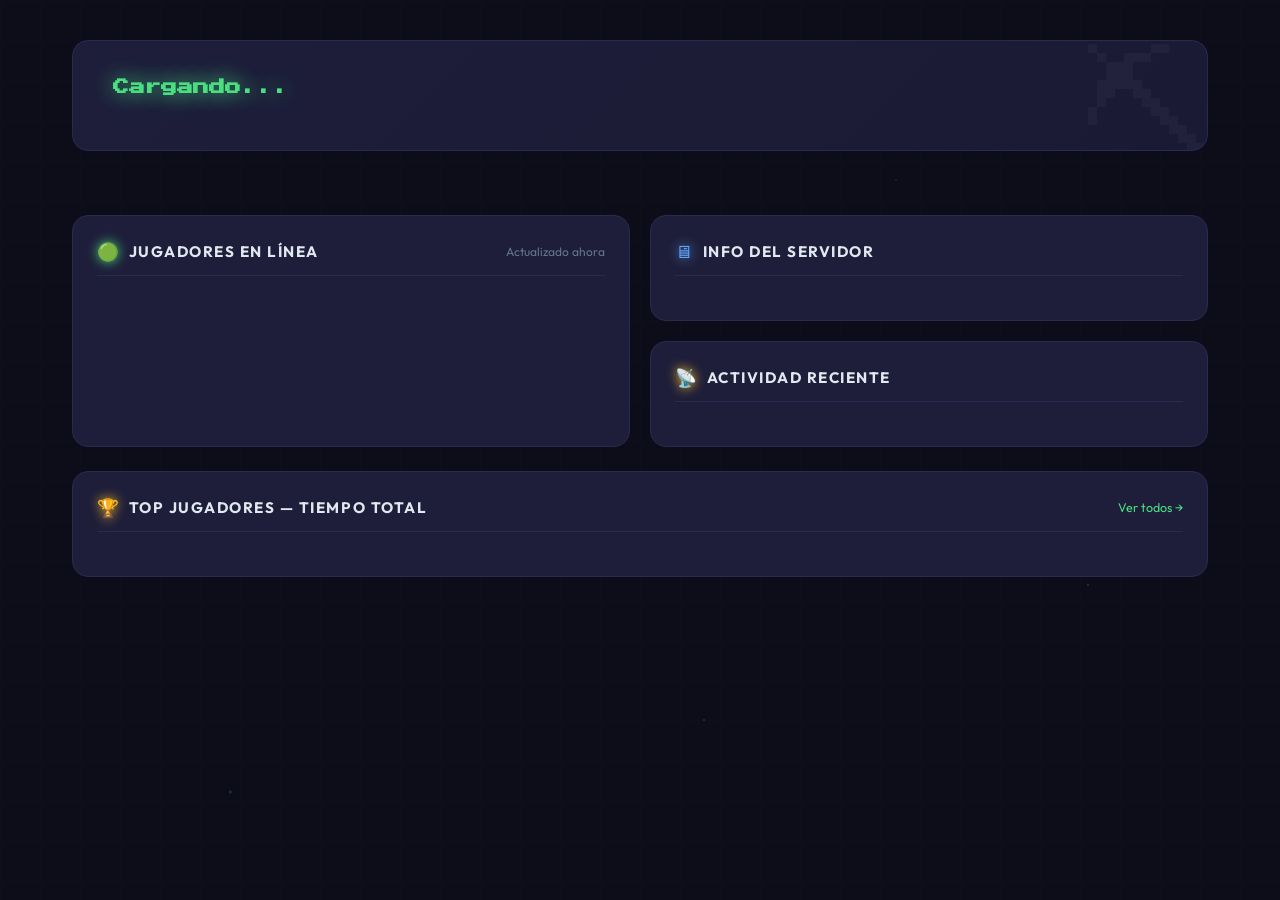
<file: index.html>
<!DOCTYPE html>
<html lang="es">
<head>
  <meta charset="UTF-8">
  <meta name="viewport" content="width=device-width, initial-scale=1">
  <title>Inicio — Minecraft Server</title>
  <link rel="stylesheet" href="style.css">
  <style>
    /* ── Hero ──────────────────────────────────────────────── */
    .hero {
      display: flex; align-items: center; gap: 2rem;
      background: linear-gradient(135deg, var(--panel) 0%, var(--dark3) 100%);
      border: 1px solid var(--border);
      border-radius: var(--radius-lg);
      padding: 2rem 2.5rem;
      margin-bottom: 2rem;
      position: relative; overflow: hidden;
    }
    .hero::before {
      content: '⛏';
      position: absolute; right: -1rem; top: -1.5rem;
      font-size: 9rem; opacity: .04;
      pointer-events: none; user-select: none;
    }
    .hero-text h1 {
      font-family: var(--font-pixel);
      font-size: clamp(.7rem, 2vw, 1rem);
      color: var(--green);
      text-shadow: 0 0 20px var(--green);
      margin-bottom: .6rem; line-height: 1.8;
    }
    .hero-text p { color: var(--text-muted); font-size: .95rem; max-width: 480px; }
    .hero-badges { display: flex; gap: .6rem; flex-wrap: wrap; margin-top: 1rem; }
    .hero-badge {
      display: flex; align-items: center; gap: .35rem;
      padding: .3rem .75rem; border-radius: 20px;
      font-size: .78rem; font-weight: 600;
      background: var(--dark3); border: 1px solid var(--border); color: var(--text-muted);
    }
    .hero-badge.green { background: var(--green-glow); border-color: rgba(74,222,128,.3); color: var(--green); }

    /* ── Online player card ────────────────────────────────── */
    .player-card {
      display: flex; align-items: center; gap: 1rem;
      background: var(--panel2);
      border: 1px solid var(--border);
      border-radius: var(--radius);
      padding: 1rem 1.25rem;
      transition: all .2s;
      animation: fadeUp .4s ease both;
    }
    .player-card:hover {
      border-color: rgba(74,222,128,.3);
      background: var(--dark3);
      transform: translateY(-2px);
    }
    .player-card-info { flex: 1; min-width: 0; }
    .player-card-name {
      font-weight: 700; font-size: .95rem;
      display: flex; align-items: center; gap: .5rem;
      flex-wrap: wrap;
    }
    .player-card-meta {
      display: flex; gap: .75rem; flex-wrap: wrap; margin-top: .4rem;
    }
    .player-card-meta span {
      display: flex; align-items: center; gap: .3rem;
      font-size: .75rem; color: var(--text-muted);
    }
    .player-card-time {
      text-align: right; font-size: .78rem; color: var(--text-dim);
      white-space: nowrap;
    }
    .player-card-time strong { display: block; color: var(--green); font-size: .85rem; }

    .session-bar {
      height: 3px; border-radius: 2px;
      background: var(--border); margin-top: .5rem;
      overflow: hidden;
    }
    .session-bar-fill {
      height: 100%; border-radius: 2px;
      background: linear-gradient(90deg, var(--green-d), var(--green));
      transition: width 1s ease;
    }

    /* ── Empty state ───────────────────────────────────────── */
    .empty-state {
      text-align: center; padding: 3rem 1rem;
      color: var(--text-dim);
    }
    .empty-state .empty-icon { font-size: 3rem; margin-bottom: 1rem; opacity: .4; }

    /* ── Activity feed ──────────────────────────────────────── */
    .feed-item {
      display: flex; align-items: center; gap: .75rem;
      padding: .65rem 0;
      border-bottom: 1px solid var(--border);
      font-size: .85rem;
    }
    .feed-item:last-child { border-bottom: none; }
    .feed-item .feed-icon {
      width: 28px; height: 28px;
      display: flex; align-items: center; justify-content: center;
      border-radius: 8px; font-size: .9rem; flex-shrink: 0;
      background: var(--dark3);
    }
    .feed-item .feed-time { margin-left: auto; color: var(--text-dim); font-size: .75rem; white-space: nowrap; }

    /* ── Server info grid ───────────────────────────────────── */
    .info-row {
      display: flex; align-items: center; justify-content: space-between;
      padding: .6rem 0; border-bottom: 1px solid var(--border);
      font-size: .875rem;
    }
    .info-row:last-child { border-bottom: none; }
    .info-row .info-label { color: var(--text-muted); display: flex; align-items: center; gap: .5rem; }
    .info-row .info-val   { font-weight: 600; color: var(--text); font-family: monospace; font-size: .85rem; }

    .copy-btn {
      background: var(--dark3); border: 1px solid var(--border);
      color: var(--text-muted); border-radius: 6px;
      padding: .2rem .5rem; font-size: .72rem; cursor: pointer;
      transition: all .15s;
    }
    .copy-btn:hover { border-color: var(--green); color: var(--green); }

    /* ── Slot bar ────────────────────────────────────────────── */
    .slot-bar {
      height: 8px; border-radius: 4px;
      background: var(--border); margin: .75rem 0 .25rem;
      overflow: hidden;
    }
    .slot-bar-fill {
      height: 100%; border-radius: 4px;
      background: linear-gradient(90deg, var(--green-d), var(--green));
    }
  </style>
</head>
<body>
<script src="data.js"></script>
<script src="nav.js"></script>

<main>
  <!-- Hero -->
  <div class="hero fade-up">
    <div class="hero-text">
      <h1 id="server-name">Cargando...</h1>
      <p id="server-motd"></p>
      <div class="hero-badges" id="hero-badges"></div>
    </div>
  </div>

  <!-- KPIs -->
  <div class="grid-4" style="margin-bottom:2rem" id="kpi-grid"></div>

  <!-- Main grid -->
  <div class="grid-2" style="margin-bottom:1.5rem">

    <!-- Online players -->
    <div class="panel fade-up delay-1" style="grid-column: 1">
      <div class="panel-header">
        <span class="panel-icon" style="color:var(--green)">🟢</span>
        <h2>Jugadores en línea</h2>
        <span style="margin-left:auto;font-size:.75rem;color:var(--text-dim)" id="online-updated">Actualizado ahora</span>
      </div>
      <div id="online-list"></div>
    </div>

    <!-- Right column -->
    <div style="display:flex;flex-direction:column;gap:1.25rem">

      <!-- Server info -->
      <div class="panel fade-up delay-2">
        <div class="panel-header">
          <span class="panel-icon" style="color:var(--blue)">🖥</span>
          <h2>Info del Servidor</h2>
        </div>
        <div id="server-info-list"></div>
      </div>

      <!-- Activity feed -->
      <div class="panel fade-up delay-3">
        <div class="panel-header">
          <span class="panel-icon" style="color:var(--amber)">📡</span>
          <h2>Actividad Reciente</h2>
        </div>
        <div id="activity-feed"></div>
      </div>

    </div>
  </div>

  <!-- Top players -->
  <div class="panel fade-up delay-4">
    <div class="panel-header">
      <span class="panel-icon" style="color:var(--amber)">🏆</span>
      <h2>Top Jugadores — Tiempo Total</h2>
      <a href="players.html" style="margin-left:auto;font-size:.78rem;color:var(--green);text-decoration:none">Ver todos →</a>
    </div>
    <div id="top-players" class="grid-4"></div>
  </div>

</main>

<script>
buildNav('index.html');
buildFooter();

/* ── Render hero ─────────────────────────────────────────── */
document.getElementById('server-name').textContent = SERVER.name;
document.getElementById('server-motd').textContent = SERVER.motd;
document.getElementById('hero-badges').innerHTML = `
  <span class="hero-badge green">🟢 Online</span>
  <span class="hero-badge">🎮 ${SERVER.version}</span>
  <span class="hero-badge">🌐 ${SERVER.ip}</span>
`;

/* ── KPIs ─────────────────────────────────────────────────── */
const totalMinutes = ALL_PLAYERS.reduce((a, p) => a + p.totalMinutes, 0);
const kpis = [
  { label:"Jugadores Online",   value: ONLINE_PLAYERS.length, sub:`de ${SERVER.maxPlayers} slots`, cls:"kpi-green" },
  { label:"Miembros Totales",   value: ALL_PLAYERS.length, sub:"registrados", cls:"kpi-blue" },
  { label:"Horas Jugadas",      value: Math.floor(totalMinutes/60)+"h", sub:"entre todos", cls:"kpi-amber" },
  { label:"Slots Libres",       value: SERVER.maxPlayers - ONLINE_PLAYERS.length, sub:"disponibles", cls:"" },
];
document.getElementById('kpi-grid').innerHTML = kpis.map(k => `
  <div class="kpi-card ${k.cls} fade-up">
    <span class="kpi-label">${k.label}</span>
    <span class="kpi-value">${k.value}</span>
    <span class="kpi-sub">${k.sub}</span>
  </div>`).join('');

/* ── Online players list ──────────────────────────────────── */
const onlineList = document.getElementById('online-list');
if (ONLINE_PLAYERS.length === 0) {
  onlineList.innerHTML = `<div class="empty-state">
    <div class="empty-icon">😴</div>
    <p>No hay jugadores conectados</p>
  </div>`;
} else {
  const maxSess = Math.max(...ONLINE_PLAYERS.map(p => Date.now() - new Date(p.joinedAt)));
  onlineList.innerHTML = ONLINE_PLAYERS.map((p, i) => {
    const sessMs   = Date.now() - new Date(p.joinedAt);
    const sessPct  = Math.min(100, (sessMs / (4 * 3600000)) * 100); // 4h = 100%
    return `
    <div class="player-card" style="animation-delay:${i*0.06}s;margin-bottom:.75rem">
      <img class="avatar" src="${p.avatar}" alt="${p.name}" onerror="this.src='https://mc-heads.net/avatar/Steve/40'">
      <div class="player-card-info">
        <div class="player-card-name">
          ${p.name} ${roleBadge(p.role)}
        </div>
        <div class="player-card-meta">
          <span>${statusIcon(p.status)} ${p.status}</span>
          <span>📍 ${p.location}</span>
        </div>
        <div class="session-bar"><div class="session-bar-fill" style="width:${sessPct}%"></div></div>
      </div>
      <div class="player-card-time">
        <strong>${timeSince(p.joinedAt)}</strong>
        en sesión
      </div>
    </div>`;
  }).join('');
}

/* ── Server info ─────────────────────────────────────────── */
const pct = Math.round((ONLINE_PLAYERS.length / SERVER.maxPlayers) * 100);
document.getElementById('server-info-list').innerHTML = `
  <div class="info-row">
    <span class="info-label">🌐 IP del servidor</span>
    <span class="info-val">${SERVER.ip} <button class="copy-btn" onclick="navigator.clipboard.writeText('${SERVER.ip}');this.textContent='✓'">Copiar</button></span>
  </div>
  <div class="info-row">
    <span class="info-label">🔌 Puerto</span>
    <span class="info-val">${SERVER.port}</span>
  </div>
  <div class="info-row">
    <span class="info-label">🎮 Versión</span>
    <span class="info-val">${SERVER.version}</span>
  </div>
  <div class="info-row">
    <span class="info-label">👥 Ocupación</span>
    <span class="info-val">${ONLINE_PLAYERS.length} / ${SERVER.maxPlayers}</span>
  </div>
  <div class="slot-bar"><div class="slot-bar-fill" style="width:${pct}%"></div></div>
  <div style="font-size:.72rem;color:var(--text-dim)">${pct}% de capacidad</div>`;

/* ── Activity feed ───────────────────────────────────────── */
const feed = [
  ...ONLINE_PLAYERS.map(p => ({
    icon:"🟢", text:`<b>${p.name}</b> se conectó`, time: timeSince(p.joinedAt)+" ago", color:"var(--green)"
  })),
  { icon:"⛏", text:"<b>Herobrine</b> terminó su base subterránea", time:"hace 2h", color:"var(--blue)" },
  { icon:"🏆", text:"<b>Notch</b> desbloqueó el logro «Maestro Constructor»", time:"hace 5h", color:"var(--amber)" },
  { icon:"🗺", text:"<b>Creeper</b> añadió un waystone nuevo: «Cueva Secreta»", time:"hace 1d", color:"var(--purple)" },
];
document.getElementById('activity-feed').innerHTML = feed.slice(0,6).map(f => `
  <div class="feed-item">
    <div class="feed-icon" style="color:${f.color}">${f.icon}</div>
    <span style="font-size:.83rem">${f.text}</span>
    <span class="feed-time">${f.time}</span>
  </div>`).join('');

/* ── Top players ─────────────────────────────────────────── */
const top = [...ALL_PLAYERS].sort((a,b) => b.totalMinutes - a.totalMinutes).slice(0,4);
document.getElementById('top-players').innerHTML = top.map((p, i) => {
  const medals = ["🥇","🥈","🥉","4️⃣"];
  return `
  <div class="panel" style="text-align:center;padding:1.25rem 1rem">
    <div style="font-size:1.5rem;margin-bottom:.5rem">${medals[i]}</div>
    <img class="avatar avatar-lg" src="${p.avatar}" alt="${p.name}" style="margin:0 auto .5rem" onerror="this.src='https://mc-heads.net/avatar/Steve/40'">
    <div style="font-weight:700;margin-bottom:.3rem">${p.name}</div>
    <div style="margin-bottom:.5rem">${roleBadge(p.role)}</div>
    <div style="font-size:.78rem;color:var(--text-muted)">${formatMinutes(p.totalMinutes)}</div>
  </div>`;
}).join('');

/* ── Auto-refresh counter ────────────────────────────────── */
let secs = 30;
const upd = document.getElementById('online-updated');
setInterval(() => {
  secs--;
  if (secs <= 0) { secs = 30; upd.textContent = 'Actualizado ahora'; }
  else upd.textContent = `Actualiza en ${secs}s`;
}, 1000);
</script>
</body>
</html>
</file>
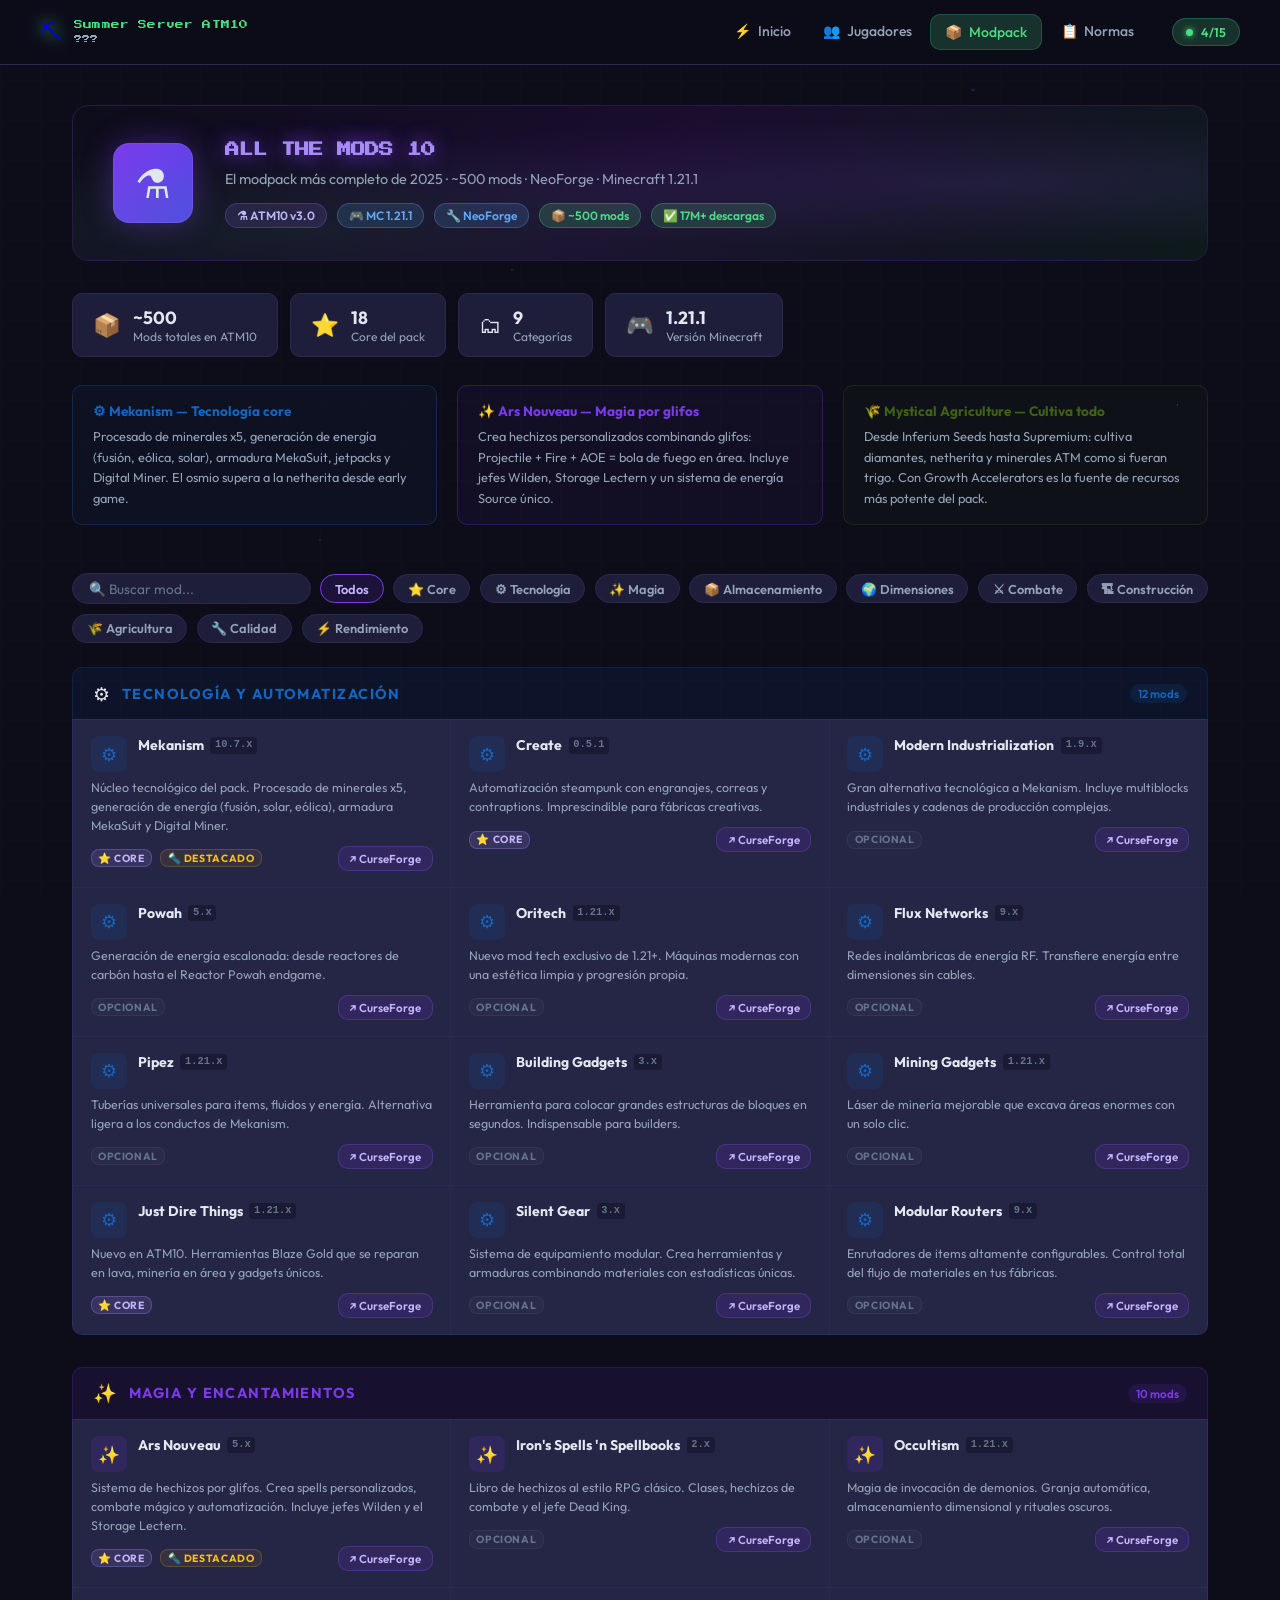
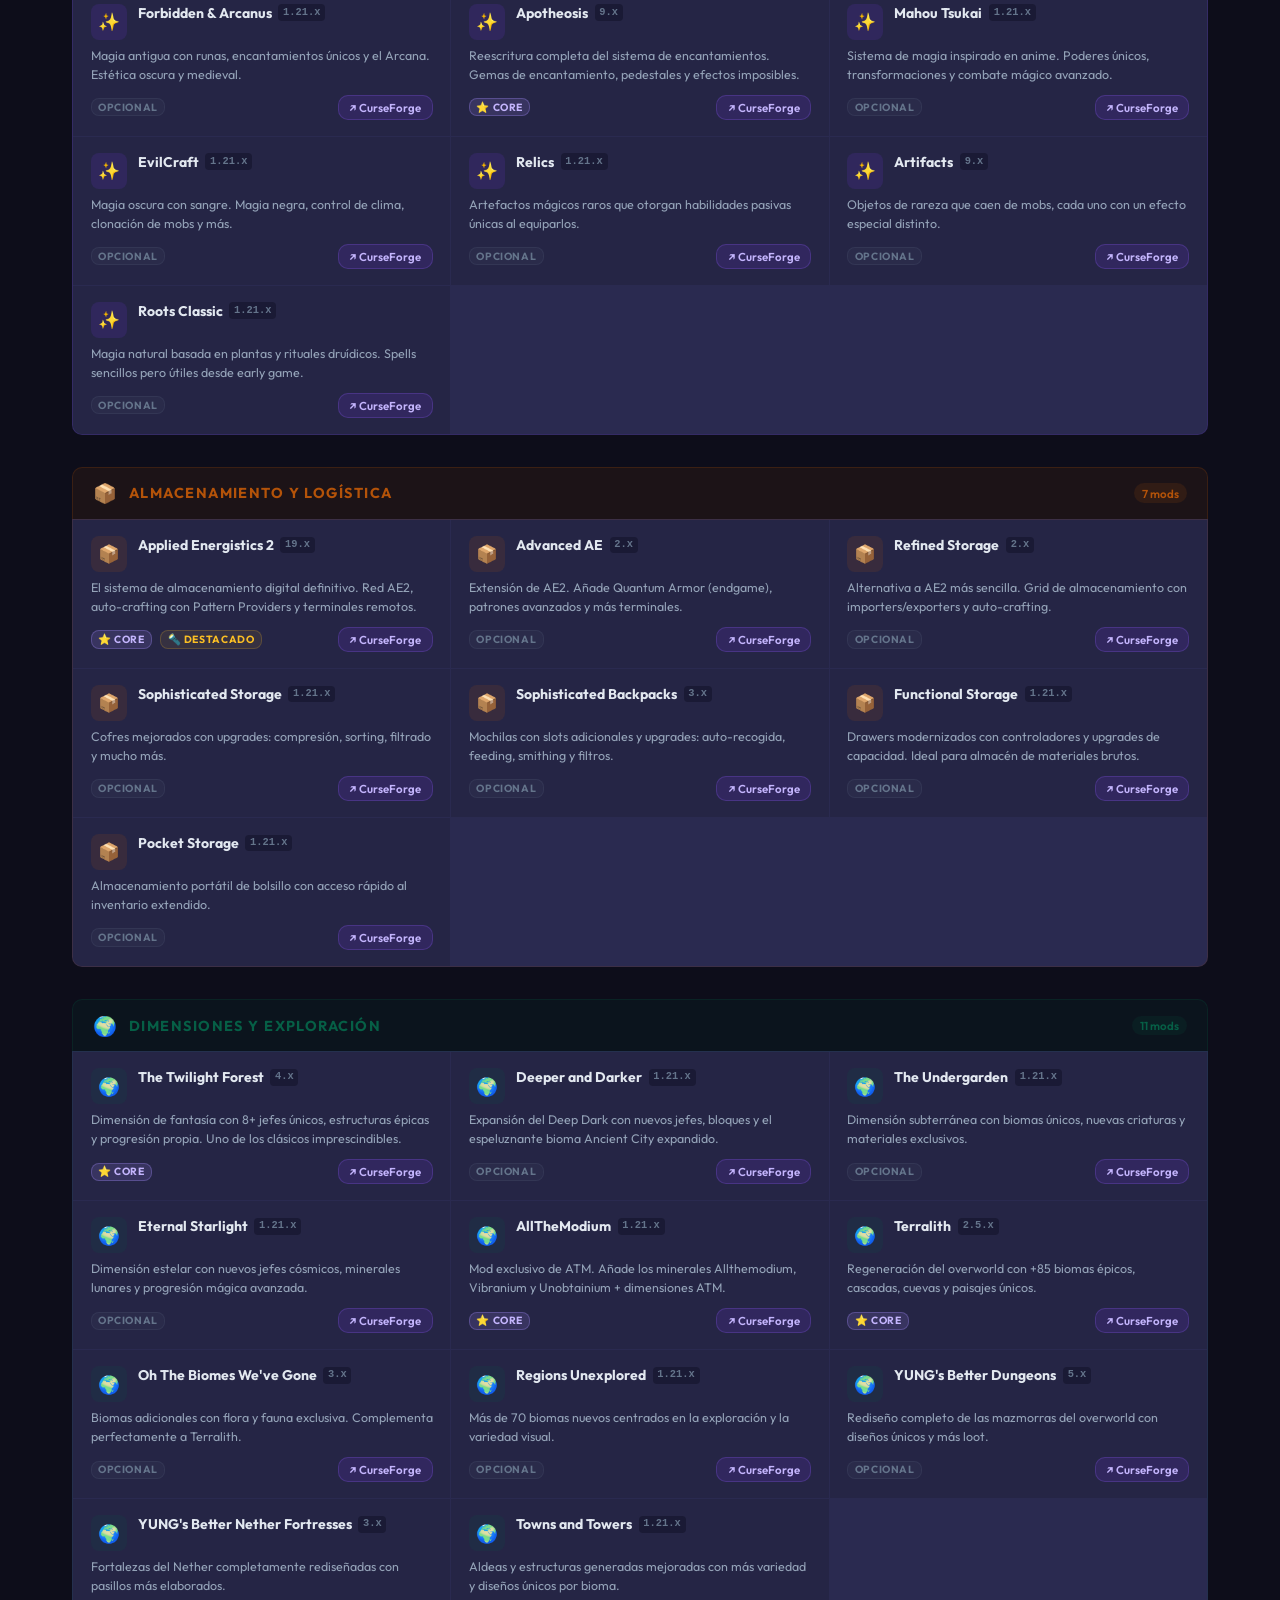
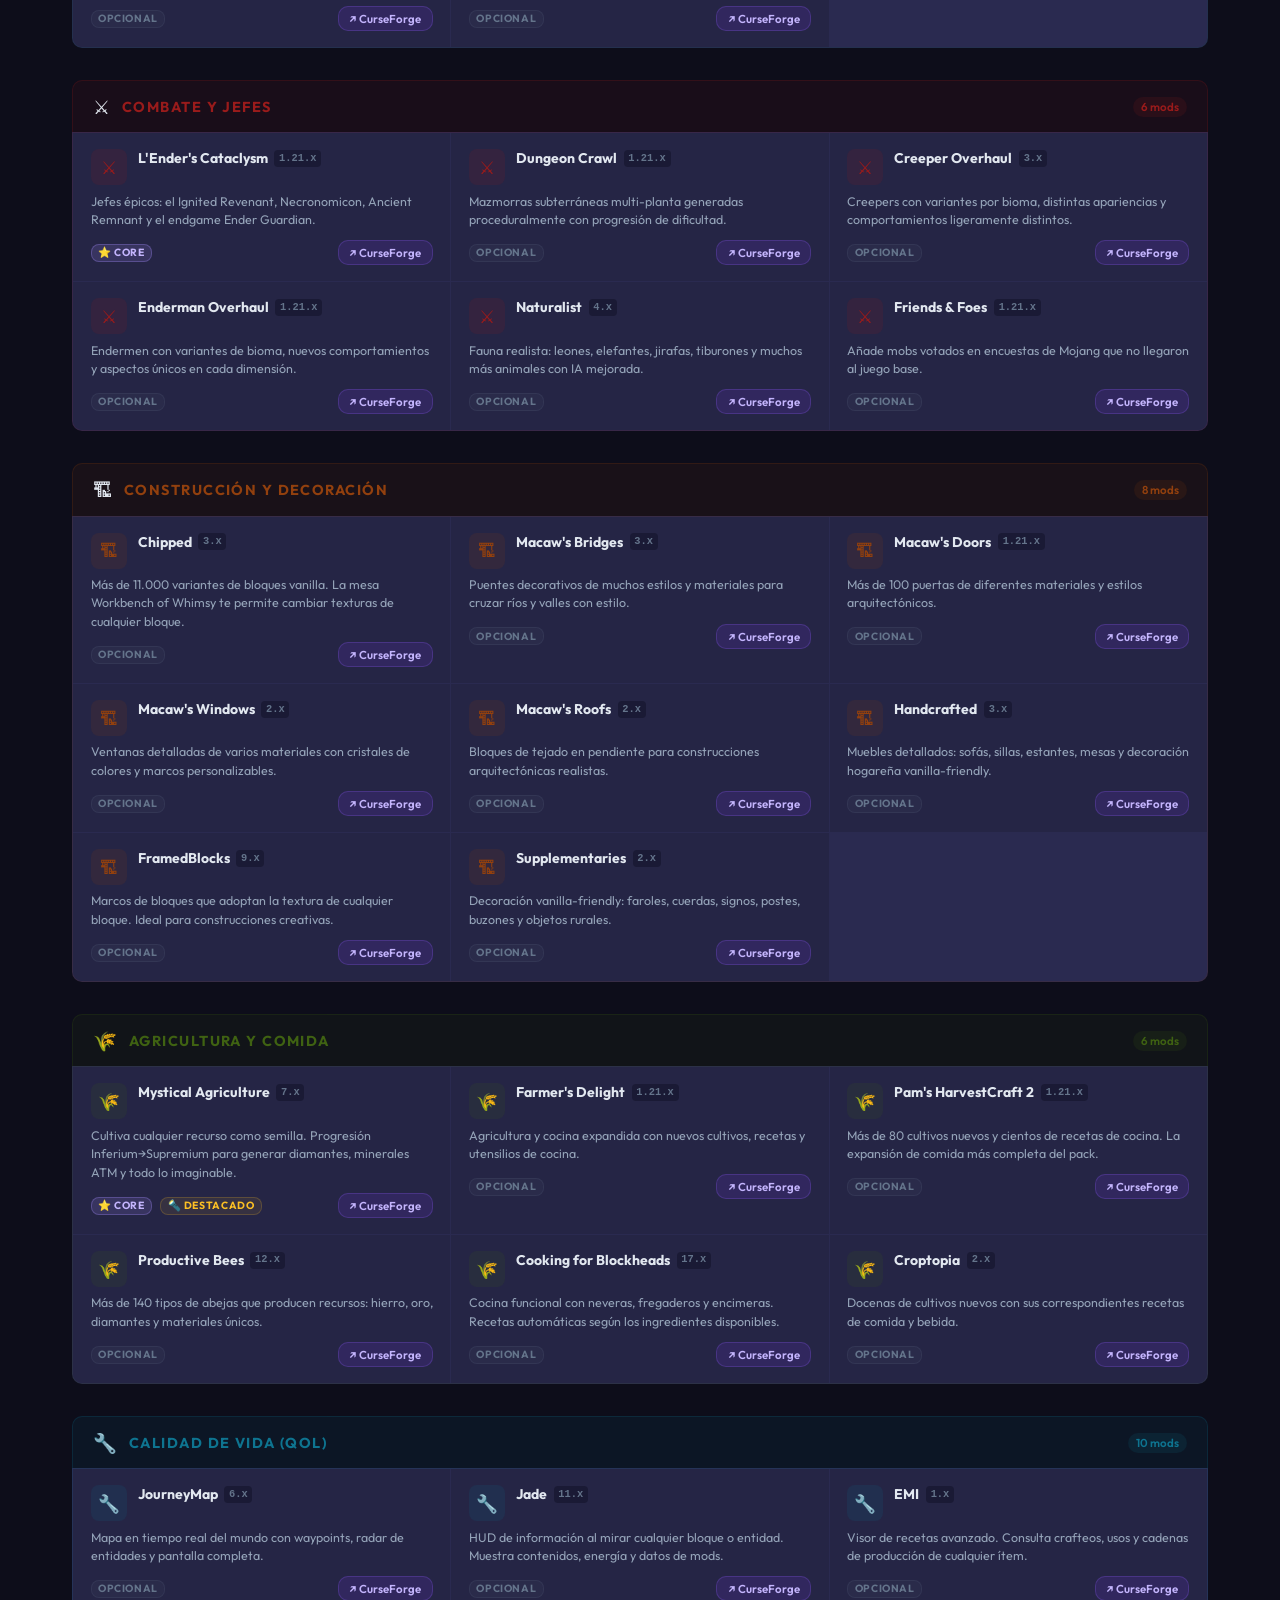
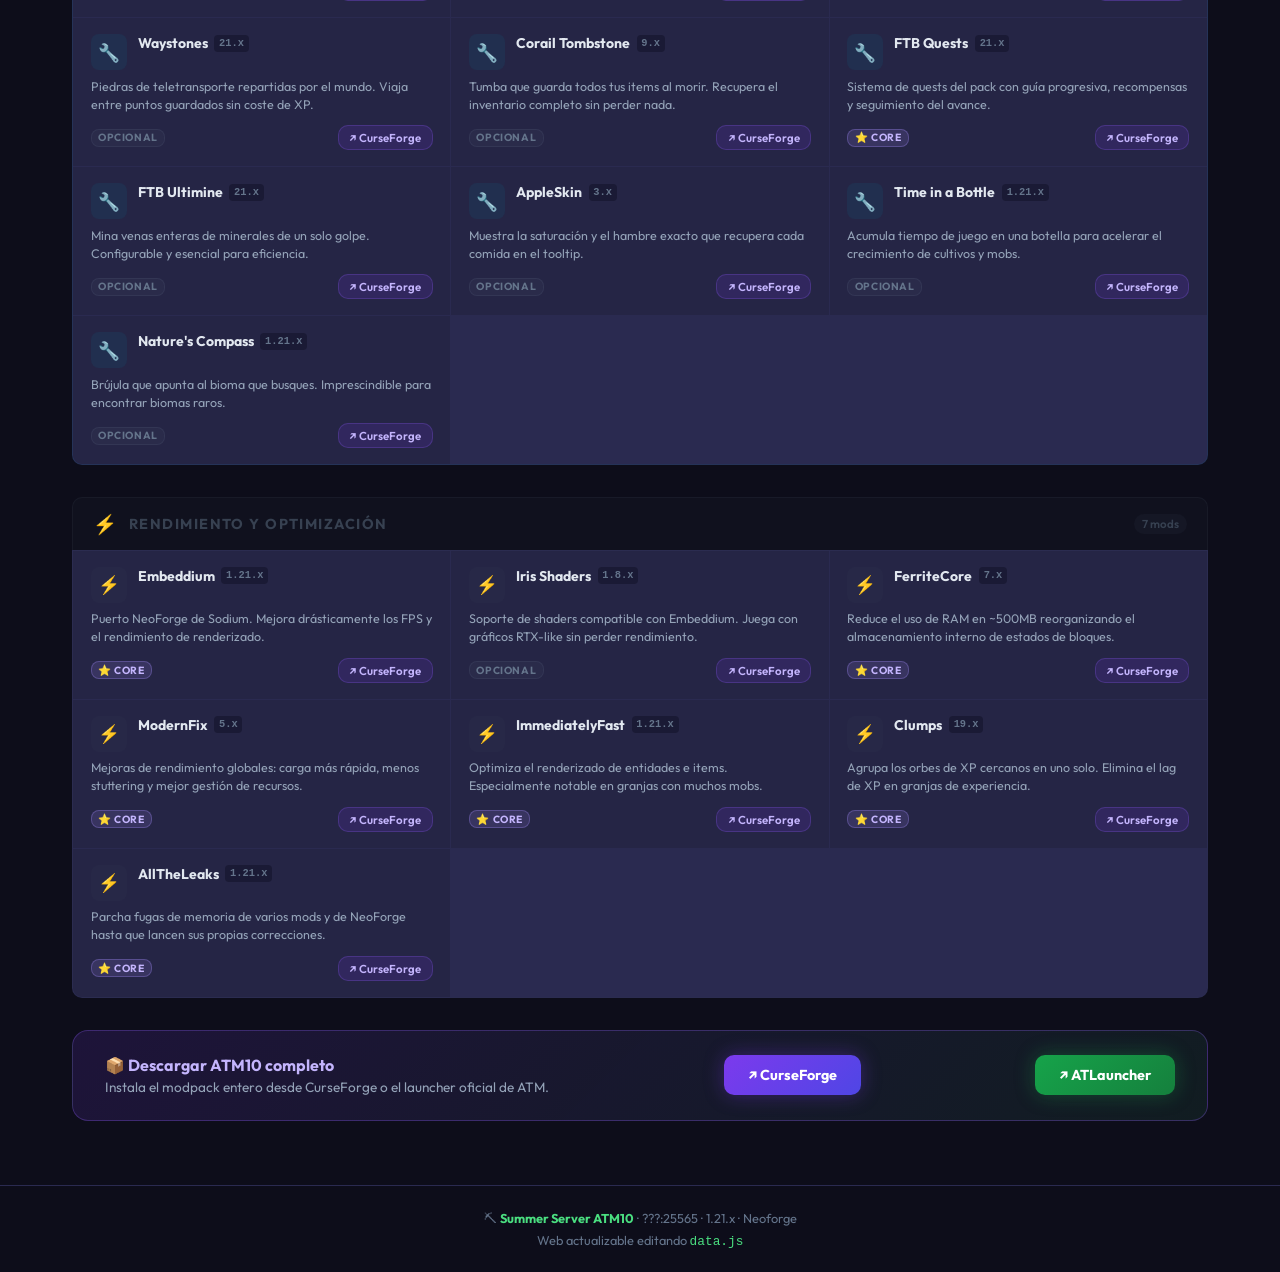
<file: mods.html>
<!DOCTYPE html>
<html lang="es">
<head>
  <meta charset="UTF-8">
  <meta name="viewport" content="width=device-width, initial-scale=1">
  <title>Modpack ATM10 — Minecraft Server</title>
  <link rel="stylesheet" href="style.css">
  <style>
    /* ── ATM10 hero banner ──────────────────────────────────── */
    .atm-hero {
      background: linear-gradient(135deg, #0d0d1a 0%, #1a0d2e 50%, #0d1a1a 100%);
      border: 1px solid #2a1a4a;
      border-radius: var(--radius-lg);
      padding: 2rem 2.5rem;
      margin-bottom: 2rem;
      position: relative; overflow: hidden;
      display: flex; align-items: center; gap: 2rem;
    }
    .atm-hero::before {
      content: '';
      position: absolute; inset: 0;
      background: radial-gradient(ellipse at 80% 50%, rgba(139,92,246,.12) 0%, transparent 60%),
                  radial-gradient(ellipse at 20% 80%, rgba(74,222,128,.08) 0%, transparent 50%);
      pointer-events: none;
    }
    .atm-logo {
      width: 80px; height: 80px; flex-shrink: 0;
      background: linear-gradient(135deg, #7c3aed, #4f46e5);
      border-radius: 16px;
      display: flex; align-items: center; justify-content: center;
      font-size: 2.5rem;
      box-shadow: 0 0 30px rgba(124,58,237,.4);
      border: 1px solid rgba(139,92,246,.4);
    }
    .atm-hero-text h1 {
      font-family: var(--font-pixel);
      font-size: clamp(.65rem, 1.8vw, .9rem);
      color: #a78bfa; text-shadow: 0 0 20px #7c3aed;
      margin-bottom: .4rem; line-height: 1.8;
    }
    .atm-hero-text p { color: var(--text-muted); font-size: .9rem; }
    .atm-badges { display: flex; gap: .6rem; flex-wrap: wrap; margin-top: .9rem; }
    .atm-badge {
      padding: .25rem .7rem; border-radius: 20px; font-size: .75rem; font-weight: 600;
      background: rgba(139,92,246,.15); color: #c4b5fd;
      border: 1px solid rgba(139,92,246,.3);
    }
    .atm-badge.green { background: var(--green-glow); color: var(--green); border-color: rgba(74,222,128,.3); }
    .atm-badge.blue  { background: var(--blue-glow);  color: var(--blue);  border-color: rgba(96,165,250,.3); }

    /* ── Summary KPIs ────────────────────────────────────────── */
    .mods-summary { display: flex; gap: .75rem; flex-wrap: wrap; margin-bottom: 1.75rem; }
    .mod-kpi {
      background: var(--panel); border: 1px solid var(--border);
      border-radius: var(--radius); padding: .75rem 1.25rem;
      display: flex; align-items: center; gap: .75rem;
    }
    .mod-kpi .mk-icon { font-size: 1.4rem; }
    .mod-kpi .mk-val  { font-weight: 700; font-size: 1.1rem; }
    .mod-kpi .mk-label{ font-size: .75rem; color: var(--text-muted); }

    /* ── Filters ─────────────────────────────────────────────── */
    .mods-filters {
      display: flex; gap: .6rem; flex-wrap: wrap;
      margin-bottom: 1.5rem; align-items: center;
    }
    .filter-btn {
      padding: .35rem .85rem; border-radius: 20px;
      border: 1px solid var(--border); background: var(--panel);
      color: var(--text-muted); font-size: .8rem; font-weight: 600;
      cursor: pointer; transition: all .15s; font-family: var(--font-body);
    }
    .filter-btn:hover, .filter-btn.active {
      border-color: #7c3aed; color: #c4b5fd; background: rgba(124,58,237,.15);
    }
    .mod-search {
      flex: 1; max-width: 280px;
      background: var(--panel); border: 1px solid var(--border);
      border-radius: 20px; padding: .35rem 1rem;
      color: var(--text); font-size: .85rem; font-family: var(--font-body);
      outline: none; transition: border-color .15s;
    }
    .mod-search:focus { border-color: #7c3aed; }
    .mod-search::placeholder { color: var(--text-dim); }

    /* ── Category section ────────────────────────────────────── */
    .category-section { margin-bottom: 2rem; }
    .category-header {
      display: flex; align-items: center; gap: .75rem;
      padding: .85rem 1.25rem; border-radius: var(--radius) var(--radius) 0 0;
      border-bottom: 1px solid rgba(255,255,255,.06);
    }
    .category-header h2 {
      font-size: .9rem; font-weight: 700;
      text-transform: uppercase; letter-spacing: .1em;
    }
    .cat-count {
      margin-left: auto; font-size: .72rem; font-weight: 600;
      padding: .15rem .5rem; border-radius: 10px;
      background: rgba(255,255,255,.08);
    }

    /* ── Mod cards ───────────────────────────────────────────── */
    .mods-grid {
      display: grid;
      grid-template-columns: repeat(auto-fill, minmax(290px, 1fr));
      gap: 1px;
      background: var(--border);
      border-radius: 0 0 var(--radius) var(--radius);
      overflow: hidden;
    }
    .mod-card {
      background: var(--panel2);
      padding: 1rem 1.1rem;
      display: flex; flex-direction: column; gap: .45rem;
      transition: background .15s;
      animation: fadeUp .35s ease both;
    }
    .mod-card:hover { background: var(--dark3); }
    .mod-card-top { display: flex; align-items: flex-start; gap: .7rem; }
    .mod-icon-box {
      width: 36px; height: 36px; border-radius: 8px;
      display: flex; align-items: center; justify-content: center;
      font-size: 1.1rem; flex-shrink: 0;
    }
    .mod-name {
      font-weight: 700; font-size: .875rem;
      display: flex; align-items: center; gap: .4rem; flex-wrap: wrap;
      line-height: 1.3;
    }
    .mod-version {
      font-size: .65rem; color: var(--text-dim);
      font-family: monospace; padding: .1rem .3rem;
      background: var(--dark3); border-radius: 4px; white-space: nowrap;
    }
    .mod-desc { font-size: .78rem; color: var(--text-muted); line-height: 1.5; }
    .mod-footer {
      display: flex; align-items: center; gap: .5rem; margin-top: .2rem;
    }
    .core-badge {
      font-size: .65rem; font-weight: 700; padding: .1rem .4rem;
      border-radius: 8px; text-transform: uppercase; letter-spacing: .06em;
    }
    .core-yes  { background:rgba(167,139,250,.15); color:#c4b5fd; border:1px solid rgba(167,139,250,.3); }
    .core-no   { background:rgba(100,116,139,.08); color:var(--text-dim); border:1px solid rgba(100,116,139,.15); }
    .spotlight { background:rgba(251,191,36,.08); color:var(--amber); border:1px solid rgba(251,191,36,.2); }

    .dl-btn {
      margin-left: auto;
      display: inline-flex; align-items: center; gap: .3rem;
      padding: .25rem .65rem; border-radius: var(--radius);
      font-size: .72rem; font-weight: 600; text-decoration: none;
      background: rgba(124,58,237,.15); color: #c4b5fd;
      border: 1px solid rgba(139,92,246,.25);
      transition: all .15s; white-space: nowrap;
    }
    .dl-btn:hover { background: #7c3aed; color: #fff; }

    /* spotlight card */
    .spotlight-card {
      background: linear-gradient(135deg, rgba(124,58,237,.1), rgba(79,70,229,.08));
      border: 1px solid rgba(139,92,246,.25);
      border-radius: var(--radius); padding: 1rem 1.25rem;
      margin-bottom: 1.25rem;
    }
    .spotlight-card h3 {
      font-size: .85rem; font-weight: 700; color: #c4b5fd; margin-bottom: .4rem;
      display: flex; align-items: center; gap: .5rem;
    }
    .spotlight-card p { font-size: .8rem; color: var(--text-muted); line-height: 1.6; }

    /* download all box */
    .download-all {
      background: linear-gradient(135deg, rgba(124,58,237,.15), rgba(74,222,128,.08));
      border: 1px solid rgba(139,92,246,.3);
      border-radius: var(--radius-lg); padding: 1.5rem 2rem;
      display: flex; align-items: center; gap: 1.5rem; flex-wrap: wrap;
      margin-top: 2rem;
    }
    .download-all h3 { font-size: 1rem; font-weight: 700; color: #c4b5fd; }
    .download-all p  { font-size: .85rem; color: var(--text-muted); margin-top: .2rem; }
    .big-btn {
      margin-left: auto;
      display: inline-flex; align-items: center; gap: .5rem;
      padding: .7rem 1.5rem; border-radius: var(--radius);
      font-size: .9rem; font-weight: 700; text-decoration: none;
      background: linear-gradient(135deg, #7c3aed, #4f46e5);
      color: #fff; border: none; cursor: pointer;
      box-shadow: 0 0 20px rgba(124,58,237,.35);
      transition: all .2s; font-family: var(--font-body);
    }
    .big-btn:hover { transform: translateY(-2px); box-shadow: 0 0 30px rgba(124,58,237,.5); }
  </style>
</head>
<body>
<script src="data.js"></script>
<script src="nav.js"></script>

<main>
  <!-- ATM10 Hero -->
  <div class="atm-hero fade-up">
    <div class="atm-logo">⚗</div>
    <div class="atm-hero-text">
      <h1>ALL THE MODS 10</h1>
      <p>El modpack más completo de 2025 · ~500 mods · NeoForge · Minecraft 1.21.1</p>
      <div class="atm-badges">
        <span class="atm-badge">⚗ ATM10 v3.0</span>
        <span class="atm-badge blue">🎮 MC 1.21.1</span>
        <span class="atm-badge blue">🔧 NeoForge</span>
        <span class="atm-badge green">📦 ~500 mods</span>
        <span class="atm-badge green">✅ 17M+ descargas</span>
      </div>
    </div>
  </div>

  <!-- KPIs -->
  <div class="mods-summary fade-up delay-1" id="mods-kpis"></div>

  <!-- Spotlight cards -->
  <div class="grid-3 fade-up delay-2" style="margin-bottom:1.75rem" id="spotlights"></div>

  <!-- Filters -->
  <div class="mods-filters fade-up delay-2">
    <input class="mod-search" id="mod-search" type="text" placeholder="🔍 Buscar mod...">
    <button class="filter-btn active" data-cat="all">Todos</button>
    <button class="filter-btn" data-cat="core">⭐ Core</button>
  </div>

  <!-- Mod categories -->
  <div id="mods-container"></div>

  <!-- Download all -->
  <div class="download-all fade-up">
    <div>
      <h3>📦 Descargar ATM10 completo</h3>
      <p>Instala el modpack entero desde CurseForge o el launcher oficial de ATM.</p>
    </div>
    <a class="big-btn" href="https://www.curseforge.com/minecraft/modpacks/all-the-mods-10" target="_blank" rel="noopener">
      ↗ CurseForge
    </a>
    <a class="big-btn" href="https://www.atlauncher.com/pack/AllTheMods10" target="_blank" rel="noopener" style="background:linear-gradient(135deg,#16a34a,#15803d);box-shadow:0 0 20px rgba(22,163,74,.35)">
      ↗ ATLauncher
    </a>
  </div>
</main>

<script>
buildNav('mods.html');
buildFooter();

/* ── ATM10 mod data ──────────────────────────────────────────────────────────
   Organizados por las categorías principales del pack.
   Para añadir/quitar mods edita este array directamente.
   url: enlace a CurseForge o Modrinth del mod.
   core: true = forma parte del progreso principal del pack.
   spotlight: true = mod destacado con descripción larga.
   ────────────────────────────────────────────────────────────────────────── */
const ATM10_MODS = [
  {
    category: "Tecnología y Automatización",
    icon: "⚙", color: "#1565C0",
    mods: [
      { name:"Mekanism",            version:"10.7.x",  desc:"Núcleo tecnológico del pack. Procesado de minerales x5, generación de energía (fusión, solar, eólica), armadura MekaSuit y Digital Miner.", url:"https://www.curseforge.com/minecraft/mc-mods/mekanism",             core:true,  spotlight:true  },
      { name:"Create",              version:"0.5.1",   desc:"Automatización steampunk con engranajes, correas y contraptions. Imprescindible para fábricas creativas.", url:"https://www.curseforge.com/minecraft/mc-mods/create",                   core:true,  spotlight:false },
      { name:"Modern Industrialization",version:"1.9.x",desc:"Gran alternativa tecnológica a Mekanism. Incluye multiblocks industriales y cadenas de producción complejas.", url:"https://www.curseforge.com/minecraft/mc-mods/modern-industrialization", core:false, spotlight:false },
      { name:"Powah",               version:"5.x",     desc:"Generación de energía escalonada: desde reactores de carbón hasta el Reactor Powah endgame.",          url:"https://www.curseforge.com/minecraft/mc-mods/powah-rearchitected",       core:false, spotlight:false },
      { name:"Oritech",             version:"1.21.x",  desc:"Nuevo mod tech exclusivo de 1.21+. Máquinas modernas con una estética limpia y progresión propia.",       url:"https://www.curseforge.com/minecraft/mc-mods/oritech",                  core:false, spotlight:false },
      { name:"Flux Networks",       version:"9.x",     desc:"Redes inalámbricas de energía RF. Transfiere energía entre dimensiones sin cables.",                      url:"https://www.curseforge.com/minecraft/mc-mods/flux-networks",            core:false, spotlight:false },
      { name:"Pipez",               version:"1.21.x",  desc:"Tuberías universales para items, fluidos y energía. Alternativa ligera a los conductos de Mekanism.",    url:"https://www.curseforge.com/minecraft/mc-mods/pipez",                    core:false, spotlight:false },
      { name:"Building Gadgets",    version:"3.x",     desc:"Herramienta para colocar grandes estructuras de bloques en segundos. Indispensable para builders.",       url:"https://www.curseforge.com/minecraft/mc-mods/building-gadgets",         core:false, spotlight:false },
      { name:"Mining Gadgets",      version:"1.21.x",  desc:"Láser de minería mejorable que excava áreas enormes con un solo clic.",                                   url:"https://www.curseforge.com/minecraft/mc-mods/mining-gadgets",           core:false, spotlight:false },
      { name:"Just Dire Things",    version:"1.21.x",  desc:"Nuevo en ATM10. Herramientas Blaze Gold que se reparan en lava, minería en área y gadgets únicos.",       url:"https://www.curseforge.com/minecraft/mc-mods/just-dire-things",         core:true,  spotlight:false },
      { name:"Silent Gear",         version:"3.x",     desc:"Sistema de equipamiento modular. Crea herramientas y armaduras combinando materiales con estadísticas únicas.", url:"https://www.curseforge.com/minecraft/mc-mods/silent-gear",           core:false, spotlight:false },
      { name:"Modular Routers",     version:"9.x",     desc:"Enrutadores de items altamente configurables. Control total del flujo de materiales en tus fábricas.",   url:"https://www.curseforge.com/minecraft/mc-mods/modular-routers",          core:false, spotlight:false },
    ]
  },
  {
    category: "Magia y Encantamientos",
    icon: "✨", color: "#7c3aed",
    mods: [
      { name:"Ars Nouveau",         version:"5.x",     desc:"Sistema de hechizos por glifos. Crea spells personalizados, combate mágico y automatización. Incluye jefes Wilden y el Storage Lectern.", url:"https://www.curseforge.com/minecraft/mc-mods/ars-nouveau",           core:true,  spotlight:true  },
      { name:"Iron's Spells 'n Spellbooks",version:"2.x",desc:"Libro de hechizos al estilo RPG clásico. Clases, hechizos de combate y el jefe Dead King.",           url:"https://www.curseforge.com/minecraft/mc-mods/irons-spells-n-spellbooks",core:false, spotlight:false },
      { name:"Occultism",           version:"1.21.x",  desc:"Magia de invocación de demonios. Granja automática, almacenamiento dimensional y rituales oscuros.",     url:"https://www.curseforge.com/minecraft/mc-mods/occultism",                core:false, spotlight:false },
      { name:"Forbidden & Arcanus", version:"1.21.x",  desc:"Magia antigua con runas, encantamientos únicos y el Arcana. Estética oscura y medieval.",                url:"https://www.curseforge.com/minecraft/mc-mods/forbidden-arcanus",        core:false, spotlight:false },
      { name:"Apotheosis",          version:"9.x",     desc:"Reescritura completa del sistema de encantamientos. Gemas de encantamiento, pedestales y efectos imposibles.", url:"https://www.curseforge.com/minecraft/mc-mods/apotheosis",             core:true,  spotlight:false },
      { name:"Mahou Tsukai",        version:"1.21.x",  desc:"Sistema de magia inspirado en anime. Poderes únicos, transformaciones y combate mágico avanzado.",       url:"https://www.curseforge.com/minecraft/mc-mods/mahou-tsukai",            core:false, spotlight:false },
      { name:"EvilCraft",           version:"1.21.x",  desc:"Magia oscura con sangre. Magia negra, control de clima, clonación de mobs y más.",                        url:"https://www.curseforge.com/minecraft/mc-mods/evilcraft",                core:false, spotlight:false },
      { name:"Relics",              version:"1.21.x",  desc:"Artefactos mágicos raros que otorgan habilidades pasivas únicas al equiparlos.",                           url:"https://www.curseforge.com/minecraft/mc-mods/relics",                   core:false, spotlight:false },
      { name:"Artifacts",           version:"9.x",     desc:"Objetos de rareza que caen de mobs, cada uno con un efecto especial distinto.",                           url:"https://www.curseforge.com/minecraft/mc-mods/artifacts",                core:false, spotlight:false },
      { name:"Roots Classic",       version:"1.21.x",  desc:"Magia natural basada en plantas y rituales druídicos. Spells sencillos pero útiles desde early game.",    url:"https://www.curseforge.com/minecraft/mc-mods/roots-classic",            core:false, spotlight:false },
    ]
  },
  {
    category: "Almacenamiento y Logística",
    icon: "📦", color: "#B45309",
    mods: [
      { name:"Applied Energistics 2",version:"19.x",   desc:"El sistema de almacenamiento digital definitivo. Red AE2, auto-crafting con Pattern Providers y terminales remotos.", url:"https://www.curseforge.com/minecraft/mc-mods/applied-energistics-2", core:true,  spotlight:true  },
      { name:"Advanced AE",         version:"2.x",     desc:"Extensión de AE2. Añade Quantum Armor (endgame), patrones avanzados y más terminales.",                  url:"https://www.curseforge.com/minecraft/mc-mods/advancedae",               core:false, spotlight:false },
      { name:"Refined Storage",     version:"2.x",     desc:"Alternativa a AE2 más sencilla. Grid de almacenamiento con importers/exporters y auto-crafting.",        url:"https://www.curseforge.com/minecraft/mc-mods/refined-storage",          core:false, spotlight:false },
      { name:"Sophisticated Storage",version:"1.21.x", desc:"Cofres mejorados con upgrades: compresión, sorting, filtrado y mucho más.",                              url:"https://www.curseforge.com/minecraft/mc-mods/sophisticated-storage",    core:false, spotlight:false },
      { name:"Sophisticated Backpacks",version:"3.x",  desc:"Mochilas con slots adicionales y upgrades: auto-recogida, feeding, smithing y filtros.",                  url:"https://www.curseforge.com/minecraft/mc-mods/sophisticated-backpacks",  core:false, spotlight:false },
      { name:"Functional Storage",  version:"1.21.x",  desc:"Drawers modernizados con controladores y upgrades de capacidad. Ideal para almacén de materiales brutos.", url:"https://www.curseforge.com/minecraft/mc-mods/functional-storage",      core:false, spotlight:false },
      { name:"Pocket Storage",      version:"1.21.x",  desc:"Almacenamiento portátil de bolsillo con acceso rápido al inventario extendido.",                          url:"https://www.curseforge.com/minecraft/mc-mods/pocket-storage",           core:false, spotlight:false },
    ]
  },
  {
    category: "Dimensiones y Exploración",
    icon: "🌍", color: "#065F46",
    mods: [
      { name:"The Twilight Forest", version:"4.x",     desc:"Dimensión de fantasía con 8+ jefes únicos, estructuras épicas y progresión propia. Uno de los clásicos imprescindibles.", url:"https://www.curseforge.com/minecraft/mc-mods/the-twilight-forest",   core:true,  spotlight:false },
      { name:"Deeper and Darker",   version:"1.21.x",  desc:"Expansión del Deep Dark con nuevos jefes, bloques y el espeluznante bioma Ancient City expandido.",     url:"https://www.curseforge.com/minecraft/mc-mods/deeper-and-darker",        core:false, spotlight:false },
      { name:"The Undergarden",     version:"1.21.x",  desc:"Dimensión subterránea con biomas únicos, nuevas criaturas y materiales exclusivos.",                     url:"https://www.curseforge.com/minecraft/mc-mods/the-undergarden",          core:false, spotlight:false },
      { name:"Eternal Starlight",   version:"1.21.x",  desc:"Dimensión estelar con nuevos jefes cósmicos, minerales lunares y progresión mágica avanzada.",           url:"https://www.curseforge.com/minecraft/mc-mods/eternal-starlight",        core:false, spotlight:false },
      { name:"AllTheModium",        version:"1.21.x",  desc:"Mod exclusivo de ATM. Añade los minerales Allthemodium, Vibranium y Unobtainium + dimensiones ATM.",    url:"https://www.curseforge.com/minecraft/mc-mods/allthemodium",             core:true,  spotlight:false },
      { name:"Terralith",           version:"2.5.x",   desc:"Regeneración del overworld con +85 biomas épicos, cascadas, cuevas y paisajes únicos.",                  url:"https://www.curseforge.com/minecraft/mc-mods/terralith",                core:true,  spotlight:false },
      { name:"Oh The Biomes We've Gone",version:"3.x", desc:"Biomas adicionales con flora y fauna exclusiva. Complementa perfectamente a Terralith.",                 url:"https://www.curseforge.com/minecraft/mc-mods/oh-the-biomes-weve-gone", core:false, spotlight:false },
      { name:"Regions Unexplored",  version:"1.21.x",  desc:"Más de 70 biomas nuevos centrados en la exploración y la variedad visual.",                              url:"https://www.curseforge.com/minecraft/mc-mods/regions-unexplored",       core:false, spotlight:false },
      { name:"YUNG's Better Dungeons",version:"5.x",   desc:"Rediseño completo de las mazmorras del overworld con diseños únicos y más loot.",                       url:"https://www.curseforge.com/minecraft/mc-mods/yungs-better-dungeons",    core:false, spotlight:false },
      { name:"YUNG's Better Nether Fortresses",version:"3.x",desc:"Fortalezas del Nether completamente rediseñadas con pasillos más elaborados.",                   url:"https://www.curseforge.com/minecraft/mc-mods/yungs-better-nether-fortresses",core:false,spotlight:false},
      { name:"Towns and Towers",    version:"1.21.x",  desc:"Aldeas y estructuras generadas mejoradas con más variedad y diseños únicos por bioma.",                  url:"https://www.curseforge.com/minecraft/mc-mods/towns-and-towers",         core:false, spotlight:false },
    ]
  },
  {
    category: "Combate y Jefes",
    icon: "⚔", color: "#991B1B",
    mods: [
      { name:"L'Ender's Cataclysm", version:"1.21.x",  desc:"Jefes épicos: el Ignited Revenant, Necronomicon, Ancient Remnant y el endgame Ender Guardian.",         url:"https://www.curseforge.com/minecraft/mc-mods/lenders-cataclysm",        core:true,  spotlight:false },
      { name:"Dungeon Crawl",       version:"1.21.x",  desc:"Mazmorras subterráneas multi-planta generadas proceduralmente con progresión de dificultad.",           url:"https://www.curseforge.com/minecraft/mc-mods/dungeon-crawl",            core:false, spotlight:false },
      { name:"Creeper Overhaul",    version:"3.x",     desc:"Creepers con variantes por bioma, distintas apariencias y comportamientos ligeramente distintos.",       url:"https://www.curseforge.com/minecraft/mc-mods/creeper-overhaul",         core:false, spotlight:false },
      { name:"Enderman Overhaul",   version:"1.21.x",  desc:"Endermen con variantes de bioma, nuevos comportamientos y aspectos únicos en cada dimensión.",          url:"https://www.curseforge.com/minecraft/mc-mods/enderman-overhaul",        core:false, spotlight:false },
      { name:"Naturalist",          version:"4.x",     desc:"Fauna realista: leones, elefantes, jirafas, tiburones y muchos más animales con IA mejorada.",           url:"https://www.curseforge.com/minecraft/mc-mods/naturalist",               core:false, spotlight:false },
      { name:"Friends & Foes",      version:"1.21.x",  desc:"Añade mobs votados en encuestas de Mojang que no llegaron al juego base.",                              url:"https://www.curseforge.com/minecraft/mc-mods/friends-and-foes",         core:false, spotlight:false },
    ]
  },
  {
    category: "Construcción y Decoración",
    icon: "🏗", color: "#92400E",
    mods: [
      { name:"Chipped",             version:"3.x",     desc:"Más de 11.000 variantes de bloques vanilla. La mesa Workbench of Whimsy te permite cambiar texturas de cualquier bloque.", url:"https://www.curseforge.com/minecraft/mc-mods/chipped",                core:false, spotlight:false },
      { name:"Macaw's Bridges",     version:"3.x",     desc:"Puentes decorativos de muchos estilos y materiales para cruzar ríos y valles con estilo.",              url:"https://www.curseforge.com/minecraft/mc-mods/macaws-bridges",           core:false, spotlight:false },
      { name:"Macaw's Doors",       version:"1.21.x",  desc:"Más de 100 puertas de diferentes materiales y estilos arquitectónicos.",                                url:"https://www.curseforge.com/minecraft/mc-mods/macaws-doors",             core:false, spotlight:false },
      { name:"Macaw's Windows",     version:"2.x",     desc:"Ventanas detalladas de varios materiales con cristales de colores y marcos personalizables.",            url:"https://www.curseforge.com/minecraft/mc-mods/macaws-windows",           core:false, spotlight:false },
      { name:"Macaw's Roofs",       version:"2.x",     desc:"Bloques de tejado en pendiente para construcciones arquitectónicas realistas.",                          url:"https://www.curseforge.com/minecraft/mc-mods/macaws-roofs",             core:false, spotlight:false },
      { name:"Handcrafted",         version:"3.x",     desc:"Muebles detallados: sofás, sillas, estantes, mesas y decoración hogareña vanilla-friendly.",             url:"https://www.curseforge.com/minecraft/mc-mods/handcrafted",              core:false, spotlight:false },
      { name:"FramedBlocks",        version:"9.x",     desc:"Marcos de bloques que adoptan la textura de cualquier bloque. Ideal para construcciones creativas.",    url:"https://www.curseforge.com/minecraft/mc-mods/framedblocks",             core:false, spotlight:false },
      { name:"Supplementaries",     version:"2.x",     desc:"Decoración vanilla-friendly: faroles, cuerdas, signos, postes, buzones y objetos rurales.",              url:"https://www.curseforge.com/minecraft/mc-mods/supplementaries",          core:false, spotlight:false },
    ]
  },
  {
    category: "Agricultura y Comida",
    icon: "🌾", color: "#3F6212",
    mods: [
      { name:"Mystical Agriculture", version:"7.x",    desc:"Cultiva cualquier recurso como semilla. Progresión Inferium→Supremium para generar diamantes, minerales ATM y todo lo imaginable.", url:"https://www.curseforge.com/minecraft/mc-mods/mystical-agriculture",   core:true,  spotlight:true  },
      { name:"Farmer's Delight",    version:"1.21.x",  desc:"Agricultura y cocina expandida con nuevos cultivos, recetas y utensilios de cocina.",                   url:"https://www.curseforge.com/minecraft/mc-mods/farmers-delight",          core:false, spotlight:false },
      { name:"Pam's HarvestCraft 2",version:"1.21.x",  desc:"Más de 80 cultivos nuevos y cientos de recetas de cocina. La expansión de comida más completa del pack.", url:"https://www.curseforge.com/minecraft/mc-mods/pams-harvestcraft-2-food-core",core:false,spotlight:false},
      { name:"Productive Bees",     version:"12.x",    desc:"Más de 140 tipos de abejas que producen recursos: hierro, oro, diamantes y materiales únicos.",         url:"https://www.curseforge.com/minecraft/mc-mods/productivebees",           core:false, spotlight:false },
      { name:"Cooking for Blockheads",version:"17.x",  desc:"Cocina funcional con neveras, fregaderos y encimeras. Recetas automáticas según los ingredientes disponibles.", url:"https://www.curseforge.com/minecraft/mc-mods/cooking-for-blockheads", core:false, spotlight:false },
      { name:"Croptopia",           version:"2.x",     desc:"Docenas de cultivos nuevos con sus correspondientes recetas de comida y bebida.",                        url:"https://www.curseforge.com/minecraft/mc-mods/croptopia",                core:false, spotlight:false },
    ]
  },
  {
    category: "Calidad de Vida (QoL)",
    icon: "🔧", color: "#0E7490",
    mods: [
      { name:"JourneyMap",          version:"6.x",     desc:"Mapa en tiempo real del mundo con waypoints, radar de entidades y pantalla completa.",                   url:"https://www.curseforge.com/minecraft/mc-mods/journeymap",               core:false, spotlight:false },
      { name:"Jade",                version:"11.x",    desc:"HUD de información al mirar cualquier bloque o entidad. Muestra contenidos, energía y datos de mods.",  url:"https://www.curseforge.com/minecraft/mc-mods/jade",                     core:false, spotlight:false },
      { name:"EMI",                 version:"1.x",     desc:"Visor de recetas avanzado. Consulta crafteos, usos y cadenas de producción de cualquier ítem.",          url:"https://www.curseforge.com/minecraft/mc-mods/emi",                      core:false, spotlight:false },
      { name:"Waystones",           version:"21.x",    desc:"Piedras de teletransporte repartidas por el mundo. Viaja entre puntos guardados sin coste de XP.",       url:"https://www.curseforge.com/minecraft/mc-mods/waystones",                core:false, spotlight:false },
      { name:"Corail Tombstone",    version:"9.x",     desc:"Tumba que guarda todos tus items al morir. Recupera el inventario completo sin perder nada.",            url:"https://www.curseforge.com/minecraft/mc-mods/corail-tombstone",         core:false, spotlight:false },
      { name:"FTB Quests",          version:"21.x",    desc:"Sistema de quests del pack con guía progresiva, recompensas y seguimiento del avance.",                  url:"https://www.curseforge.com/minecraft/mc-mods/ftb-quests-forge",         core:true,  spotlight:false },
      { name:"FTB Ultimine",        version:"21.x",    desc:"Mina venas enteras de minerales de un solo golpe. Configurable y esencial para eficiencia.",             url:"https://www.curseforge.com/minecraft/mc-mods/ftb-ultimine-forge",       core:false, spotlight:false },
      { name:"AppleSkin",           version:"3.x",     desc:"Muestra la saturación y el hambre exacto que recupera cada comida en el tooltip.",                       url:"https://www.curseforge.com/minecraft/mc-mods/appleskin",                core:false, spotlight:false },
      { name:"Time in a Bottle",    version:"1.21.x",  desc:"Acumula tiempo de juego en una botella para acelerar el crecimiento de cultivos y mobs.",               url:"https://www.curseforge.com/minecraft/mc-mods/time-in-a-bottle-universal",core:false, spotlight:false },
      { name:"Nature's Compass",    version:"1.21.x",  desc:"Brújula que apunta al bioma que busques. Imprescindible para encontrar biomas raros.",                   url:"https://www.curseforge.com/minecraft/mc-mods/natures-compass",          core:false, spotlight:false },
    ]
  },
  {
    category: "Rendimiento y Optimización",
    icon: "⚡", color: "#374151",
    mods: [
      { name:"Embeddium",           version:"1.21.x",  desc:"Puerto NeoForge de Sodium. Mejora drásticamente los FPS y el rendimiento de renderizado.",               url:"https://www.curseforge.com/minecraft/mc-mods/embeddium",                core:true,  spotlight:false },
      { name:"Iris Shaders",        version:"1.8.x",   desc:"Soporte de shaders compatible con Embeddium. Juega con gráficos RTX-like sin perder rendimiento.",       url:"https://www.curseforge.com/minecraft/mc-mods/irisshaders",              core:false, spotlight:false },
      { name:"FerriteCore",         version:"7.x",     desc:"Reduce el uso de RAM en ~500MB reorganizando el almacenamiento interno de estados de bloques.",          url:"https://www.curseforge.com/minecraft/mc-mods/ferritecore",              core:true,  spotlight:false },
      { name:"ModernFix",           version:"5.x",     desc:"Mejoras de rendimiento globales: carga más rápida, menos stuttering y mejor gestión de recursos.",       url:"https://www.curseforge.com/minecraft/mc-mods/modernfix",                core:true,  spotlight:false },
      { name:"ImmediatelyFast",     version:"1.21.x",  desc:"Optimiza el renderizado de entidades e items. Especialmente notable en granjas con muchos mobs.",        url:"https://www.curseforge.com/minecraft/mc-mods/immediatelyfast",          core:true,  spotlight:false },
      { name:"Clumps",              version:"19.x",    desc:"Agrupa los orbes de XP cercanos en uno solo. Elimina el lag de XP en granjas de experiencia.",           url:"https://www.curseforge.com/minecraft/mc-mods/clumps",                   core:true,  spotlight:false },
      { name:"AllTheLeaks",         version:"1.21.x",  desc:"Parcha fugas de memoria de varios mods y de NeoForge hasta que lancen sus propias correcciones.",        url:"https://www.curseforge.com/minecraft/mc-mods/alltheleaks",              core:true,  spotlight:false },
    ]
  },
];

const SPOTLIGHTS = [
  {
    icon:"⚙", title:"Mekanism — Tecnología core",
    desc:"Procesado de minerales x5, generación de energía (fusión, eólica, solar), armadura MekaSuit, jetpacks y Digital Miner. El osmio supera a la netherita desde early game.",
    color:"#1565C0"
  },
  {
    icon:"✨", title:"Ars Nouveau — Magia por glifos",
    desc:"Crea hechizos personalizados combinando glifos: Projectile + Fire + AOE = bola de fuego en área. Incluye jefes Wilden, Storage Lectern y un sistema de energía Source único.",
    color:"#7c3aed"
  },
  {
    icon:"🌾", title:"Mystical Agriculture — Cultiva todo",
    desc:"Desde Inferium Seeds hasta Supremium: cultiva diamantes, netherita y minerales ATM como si fueran trigo. Con Growth Accelerators es la fuente de recursos más potente del pack.",
    color:"#3F6212"
  },
];

/* ── Render KPIs ───────────────────────────────────────────── */
const totalMods = ATM10_MODS.reduce((a,c)=>a+c.mods.length,0);
const coreMods  = ATM10_MODS.reduce((a,c)=>a+c.mods.filter(m=>m.core).length,0);
document.getElementById('mods-kpis').innerHTML = [
  { icon:"📦", val:"~500",             label:"Mods totales en ATM10" },
  { icon:"⭐", val:coreMods,           label:"Core del pack" },
  { icon:"🗂", val:ATM10_MODS.length,  label:"Categorías" },
  { icon:"🎮", val:"1.21.1",           label:"Versión Minecraft" },
].map(k=>`
  <div class="mod-kpi">
    <span class="mk-icon">${k.icon}</span>
    <div>
      <div class="mk-val">${k.val}</div>
      <div class="mk-label">${k.label}</div>
    </div>
  </div>`).join('');

/* ── Spotlights ─────────────────────────────────────────────── */
document.getElementById('spotlights').innerHTML = SPOTLIGHTS.map(s=>`
  <div class="spotlight-card" style="border-color:${s.color}44;background:${s.color}0d">
    <h3 style="color:${s.color}">${s.icon} ${s.title}</h3>
    <p>${s.desc}</p>
  </div>`).join('');

/* ── Filters ────────────────────────────────────────────────── */
let currentCat    = 'all';
let currentSearch = '';

/* dynamic category filter buttons */
const filterBar = document.querySelector('.mods-filters');
ATM10_MODS.forEach(cat => {
  const btn = document.createElement('button');
  btn.className = 'filter-btn';
  btn.dataset.cat = cat.category;
  btn.textContent = `${cat.icon} ${cat.category.split(' ')[0]}`;
  filterBar.appendChild(btn);
});

function renderMods() {
  const container = document.getElementById('mods-container');
  container.innerHTML = '';
  ATM10_MODS.forEach((cat, ci) => {
    const filtered = cat.mods.filter(m => {
      const s = currentSearch.toLowerCase();
      const matchSearch = !s || m.name.toLowerCase().includes(s) || m.desc.toLowerCase().includes(s);
      const matchCat    = currentCat==='all' ||
                          (currentCat==='core' && m.core) ||
                          currentCat===cat.category;
      return matchSearch && matchCat;
    });
    if (!filtered.length) return;

    const sec = document.createElement('div');
    sec.className = 'category-section fade-up';
    sec.style.animationDelay = `${ci*0.05}s`;
    sec.innerHTML = `
      <div style="background:${cat.color}18;border:1px solid ${cat.color}33;border-bottom:none;border-radius:var(--radius) var(--radius) 0 0" class="category-header">
        <span style="font-size:1.2rem">${cat.icon}</span>
        <h2 style="color:${cat.color}">${cat.category}</h2>
        <span class="cat-count" style="background:${cat.color}22;color:${cat.color}">${filtered.length} mods</span>
      </div>
      <div class="mods-grid" style="border:1px solid ${cat.color}22;border-radius:0 0 var(--radius) var(--radius)">
        ${filtered.map((m,mi)=>`
          <div class="mod-card" style="animation-delay:${mi*0.04}s">
            <div class="mod-card-top">
              <div class="mod-icon-box" style="background:${cat.color}22;color:${cat.color}">${cat.icon}</div>
              <div style="flex:1;min-width:0">
                <div class="mod-name">
                  ${m.name}
                  <span class="mod-version">${m.version}</span>
                </div>
              </div>
            </div>
            <p class="mod-desc">${m.desc}</p>
            <div class="mod-footer">
              <span class="core-badge ${m.core?'core-yes':'core-no'}">${m.core?'⭐ Core':'Opcional'}</span>
              ${m.spotlight?'<span class="core-badge spotlight">🔦 Destacado</span>':''}
              <a class="dl-btn" href="${m.url}" target="_blank" rel="noopener">↗ CurseForge</a>
            </div>
          </div>`).join('')}
      </div>`;
    container.appendChild(sec);
  });

  if (!container.children.length) {
    container.innerHTML = `<div style="text-align:center;padding:3rem;color:var(--text-dim)">No se encontraron mods para «${currentSearch}»</div>`;
  }
}
renderMods();

document.getElementById('mod-search').addEventListener('input', e=>{
  currentSearch=e.target.value; renderMods();
});
document.querySelectorAll('.filter-btn').forEach(btn=>{
  btn.addEventListener('click', ()=>{
    document.querySelectorAll('.filter-btn').forEach(b=>b.classList.remove('active'));
    btn.classList.add('active');
    currentCat=btn.dataset.cat;
    renderMods();
  });
});
</script>
</body>
</html>
</file>
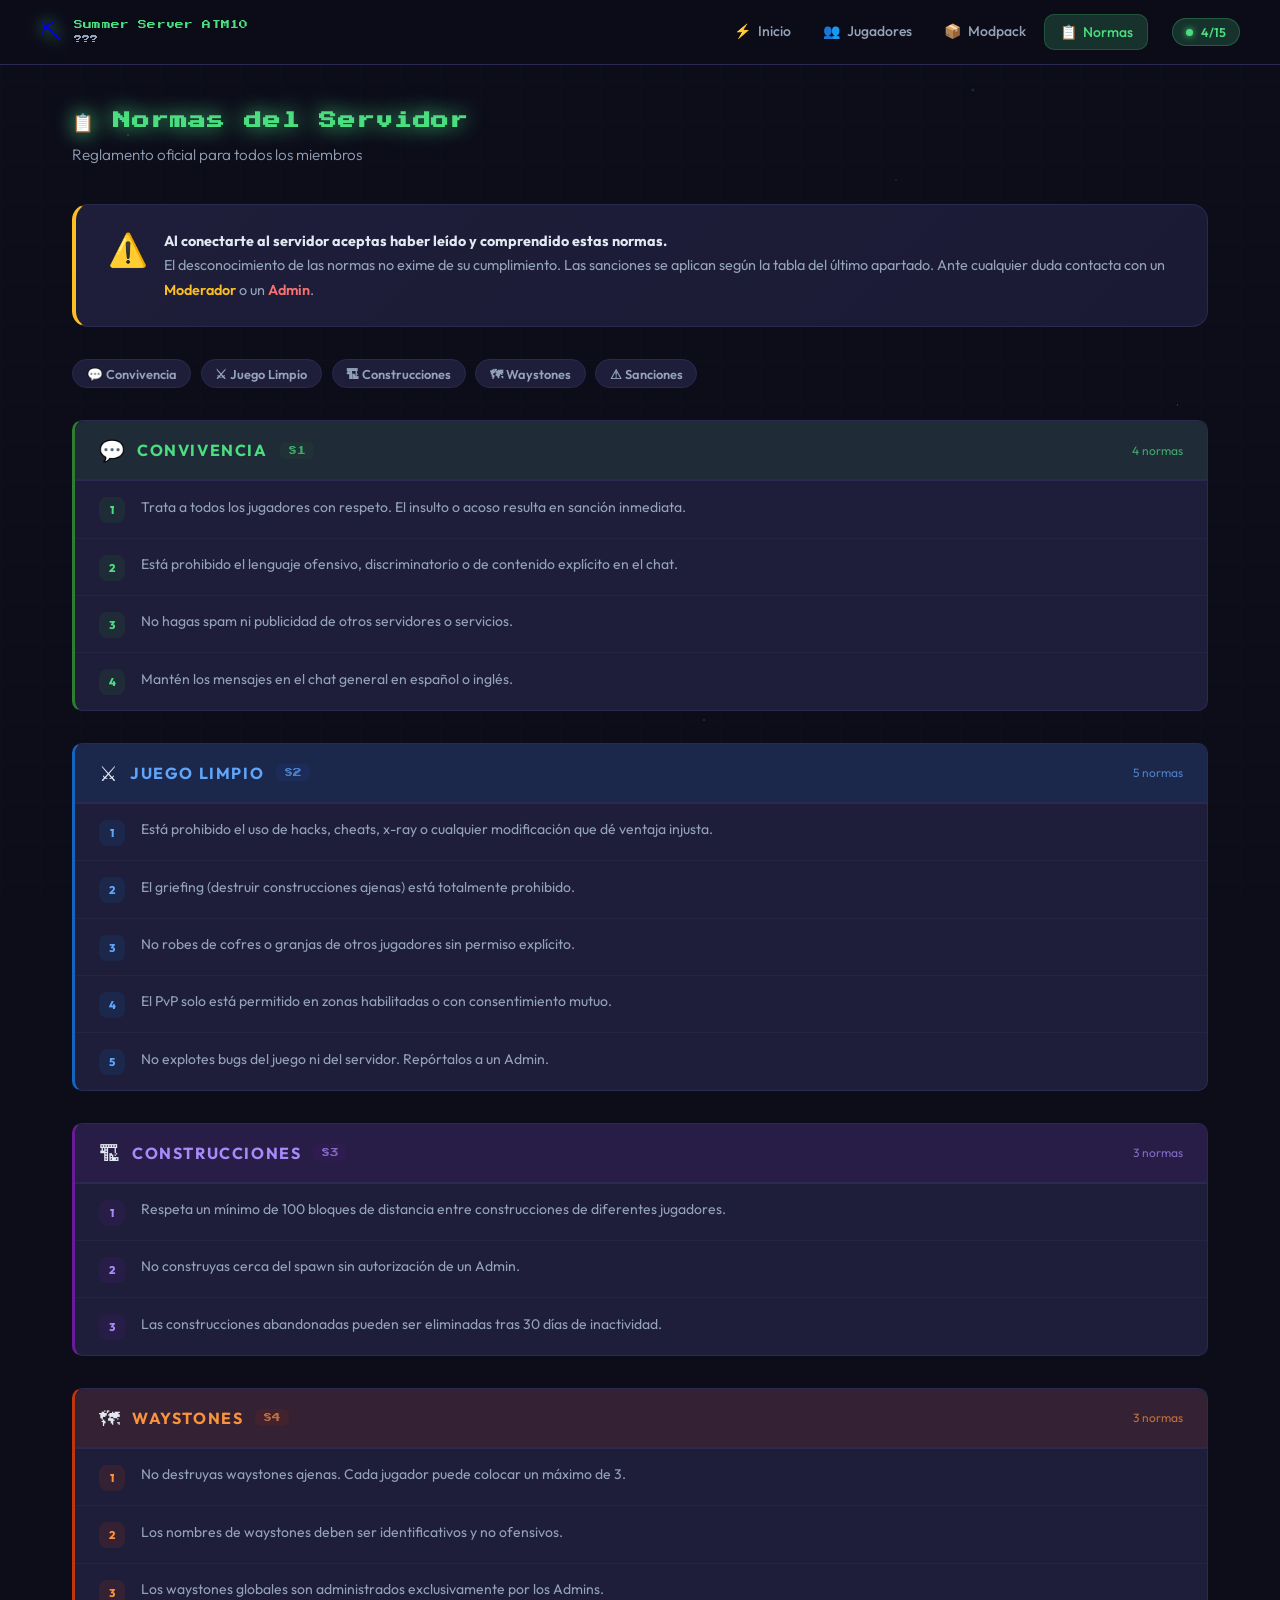
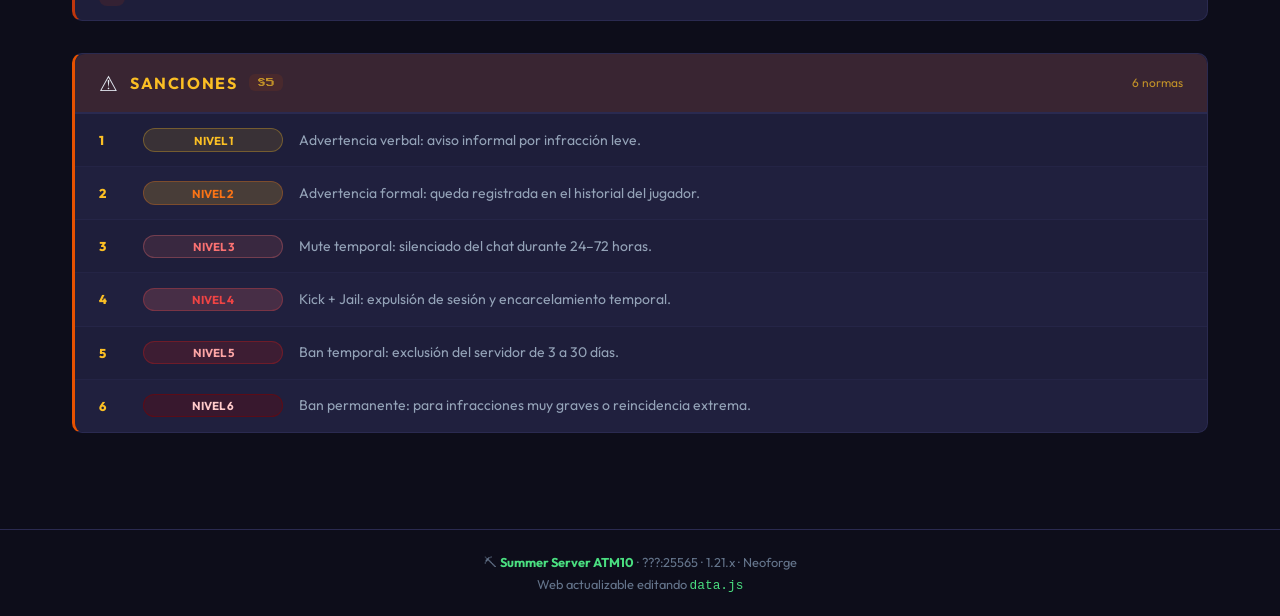
<file: rules.html>
<!DOCTYPE html>
<html lang="es">
<head>
  <meta charset="UTF-8">
  <meta name="viewport" content="width=device-width, initial-scale=1">
  <title>Normas — Minecraft Server</title>
  <link rel="stylesheet" href="style.css">
  <style>
    .rules-intro {
      background: linear-gradient(135deg, var(--panel) 0%, var(--dark3) 100%);
      border: 1px solid var(--border); border-radius: var(--radius-lg);
      padding: 1.5rem 2rem; margin-bottom: 2rem;
      border-left: 4px solid var(--amber);
      display: flex; align-items: flex-start; gap: 1rem;
    }
    .rules-intro .intro-icon { font-size: 2rem; flex-shrink: 0; }
    .rules-intro p { color: var(--text-muted); font-size: .9rem; line-height: 1.7; }

    .rules-nav {
      display: flex; gap: .6rem; flex-wrap: wrap; margin-bottom: 2rem;
    }
    .rules-nav-btn {
      padding: .35rem .85rem; border-radius: 20px;
      border: 1px solid var(--border); background: var(--panel);
      color: var(--text-muted); font-size: .8rem; font-weight: 600;
      cursor: pointer; transition: all .15s; font-family: var(--font-body);
      text-decoration: none; display: inline-block;
    }
    .rules-nav-btn:hover { border-color: var(--green); color: var(--green); background: var(--green-glow); }

    .rules-section { margin-bottom: 2rem; scroll-margin-top: 80px; }

    .section-header {
      display: flex; align-items: center; gap: .75rem;
      padding: 1rem 1.5rem; border-radius: var(--radius) var(--radius) 0 0;
      border-bottom: 2px solid var(--border);
    }
    .section-header h2 {
      font-size: 1rem; font-weight: 700; text-transform: uppercase; letter-spacing: .1em;
    }
    .section-header .section-num {
      font-family: var(--font-pixel); font-size: .55rem;
      padding: .25rem .5rem; border-radius: 6px;
      opacity: .7;
    }

    .rules-body { border-radius: 0 0 var(--radius) var(--radius); overflow: hidden; }

    .rule-row {
      display: flex; align-items: flex-start; gap: 1rem;
      padding: .9rem 1.5rem;
      border-bottom: 1px solid rgba(42,42,80,.5);
      transition: background .15s;
    }
    .rule-row:last-child { border-bottom: none; }
    .rule-row:hover { background: var(--panel2); }
    .rule-num {
      width: 26px; height: 26px; flex-shrink: 0;
      display: flex; align-items: center; justify-content: center;
      border-radius: 8px; font-size: .7rem; font-weight: 800;
      margin-top: .1rem;
    }
    .rule-text {
      font-size: .875rem; line-height: 1.65; color: var(--text-muted);
      flex: 1;
    }

    /* Sanction-specific styling */
    .sanction-row {
      display: grid;
      grid-template-columns: 28px 140px 1fr;
      gap: 1rem; padding: .9rem 1.5rem;
      border-bottom: 1px solid rgba(42,42,80,.5);
      align-items: center;
    }
    .sanction-row:last-child { border-bottom: none; }
    .sanction-level {
      font-size: .72rem; font-weight: 700; text-transform: uppercase;
      padding: .2rem .55rem; border-radius: 20px; text-align: center;
      white-space: nowrap;
    }
  </style>
</head>
<body>
<script src="data.js"></script>
<script src="nav.js"></script>

<main>
  <div class="page-header fade-up">
    <h1>📋 Normas del Servidor</h1>
    <p>Reglamento oficial para todos los miembros</p>
  </div>

  <div class="rules-intro fade-up delay-1">
    <span class="intro-icon">⚠️</span>
    <div>
      <p><strong style="color:var(--text)">Al conectarte al servidor aceptas haber leído y comprendido estas normas.</strong><br>
      El desconocimiento de las normas no exime de su cumplimiento. Las sanciones se aplican según la tabla del último apartado.
      Ante cualquier duda contacta con un <span style="color:var(--amber);font-weight:600">Moderador</span> o un <span style="color:var(--red);font-weight:600">Admin</span>.</p>
    </div>
  </div>

  <!-- Quick-nav anchors -->
  <div class="rules-nav fade-up delay-2" id="rules-nav"></div>

  <!-- Sections -->
  <div id="rules-container"></div>
</main>

<script>
buildNav('rules.html');
buildFooter();

const sectionColors = [
  { bg:"#2E7D3222", border:"#2E7D32", text:"#4ade80", num:"#2E7D32" },
  { bg:"#1565C022", border:"#1565C0", text:"#60a5fa", num:"#1565C0" },
  { bg:"#6A1B9A22", border:"#6A1B9A", text:"#a78bfa", num:"#6A1B9A" },
  { bg:"#BF360C22", border:"#BF360C", text:"#fb923c", num:"#BF360C" },
  { bg:"#E6510022", border:"#E65100", text:"#fbbf24", num:"#E65100" },
];
const sanctionColors = [
  { bg:"rgba(251,191,36,.12)", color:"var(--amber)",  border:"rgba(251,191,36,.3)"  },
  { bg:"rgba(251,191,36,.18)", color:"#f97316",       border:"rgba(249,115,22,.3)"  },
  { bg:"rgba(248,113,113,.12)",color:"var(--red)",    border:"rgba(248,113,113,.3)" },
  { bg:"rgba(248,113,113,.18)",color:"#ef4444",       border:"rgba(239,68,68,.3)"   },
  { bg:"rgba(185,28,28,.2)",   color:"#fca5a5",       border:"rgba(185,28,28,.4)"   },
  { bg:"rgba(127,0,0,.25)",    color:"#fecaca",       border:"rgba(127,0,0,.5)"     },
];

/* Quick nav */
document.getElementById('rules-nav').innerHTML = RULES.map(s =>
  `<a class="rules-nav-btn" href="#section-${s.category.replace(/\s/g,'-').toLowerCase()}">${s.icon} ${s.category}</a>`
).join('');

/* Render sections */
const container = document.getElementById('rules-container');
RULES.forEach((section, si) => {
  const col = sectionColors[si % sectionColors.length];
  const id  = `section-${section.category.replace(/\s/g,'-').toLowerCase()}`;

  let rulesHtml;
  if (section.category === 'Sanciones') {
    rulesHtml = section.rules.map((rule, ri) => {
      const sc = sanctionColors[ri] || sanctionColors[sanctionColors.length-1];
      const parts  = rule.split('—');
      const level  = parts[0]?.trim() || rule;
      const detail = parts[1]?.trim() || '';
      return `
      <div class="sanction-row" style="background:${ri%2===0?'transparent':'rgba(42,42,80,.2)'}">
        <span style="color:${col.text};font-size:.8rem;font-weight:800">${ri+1}</span>
        <span class="sanction-level" style="background:${sc.bg};color:${sc.color};border:1px solid ${sc.border}">${level}</span>
        <span style="font-size:.875rem;color:var(--text-muted);line-height:1.5">${detail}</span>
      </div>`;
    }).join('');
  } else {
    rulesHtml = section.rules.map((rule, ri) => `
      <div class="rule-row">
        <div class="rule-num" style="background:${col.bg};color:${col.text}">${ri+1}</div>
        <p class="rule-text">${rule}</p>
      </div>`).join('');
  }

  const sec = document.createElement('div');
  sec.className = 'rules-section fade-up';
  sec.id = id;
  sec.style.animationDelay = `${si*0.07}s`;
  sec.innerHTML = `
    <div style="background:var(--panel);border:1px solid var(--border);border-radius:var(--radius);overflow:hidden;border-left:3px solid ${col.border}">
      <div class="section-header" style="background:${col.bg}">
        <span style="font-size:1.3rem">${section.icon}</span>
        <h2 style="color:${col.text}">${section.category}</h2>
        <span class="section-num" style="background:${col.bg};color:${col.text}">§${si+1}</span>
        <span style="margin-left:auto;font-size:.75rem;color:${col.text};opacity:.7">${section.rules.length} normas</span>
      </div>
      <div class="rules-body">${rulesHtml}</div>
    </div>`;
  container.appendChild(sec);
});
</script>
</body>
</html>
</file>
<file: style.css>
/* ============================================================
   STYLE.CSS — Estilos compartidos de todas las páginas
   ============================================================ */

@import url('https://fonts.googleapis.com/css2?family=Press+Start+2P&family=Outfit:wght@300;400;500;600;700&display=swap');

/* ── Variables ──────────────────────────────────────────────── */
:root {
  --dark:       #0d0d1a;
  --dark2:      #131326;
  --dark3:      #1a1a35;
  --panel:      #1e1e3a;
  --panel2:     #252545;
  --border:     #2a2a50;
  --green:      #4ade80;
  --green-d:    #16a34a;
  --green-glow: rgba(74,222,128,.18);
  --amber:      #fbbf24;
  --amber-glow: rgba(251,191,36,.15);
  --red:        #f87171;
  --red-glow:   rgba(248,113,113,.15);
  --blue:       #60a5fa;
  --blue-glow:  rgba(96,165,250,.15);
  --purple:     #a78bfa;
  --text:       #e2e8f0;
  --text-muted: #94a3b8;
  --text-dim:   #64748b;
  --radius:     10px;
  --radius-lg:  16px;
  --font-pixel: 'Press Start 2P', monospace;
  --font-body:  'Outfit', sans-serif;
}

/* ── Reset ──────────────────────────────────────────────────── */
*, *::before, *::after { box-sizing: border-box; margin: 0; padding: 0; }
html { scroll-behavior: smooth; }
body {
  font-family: var(--font-body);
  background: var(--dark);
  color: var(--text);
  min-height: 100vh;
  overflow-x: hidden;
}

/* ── Starfield background ───────────────────────────────────── */
body::before {
  content: '';
  position: fixed; inset: 0; z-index: 0;
  background-image:
    radial-gradient(1px 1px at 10% 15%, rgba(255,255,255,.4) 0%, transparent 100%),
    radial-gradient(1px 1px at 25% 60%, rgba(255,255,255,.3) 0%, transparent 100%),
    radial-gradient(1px 1px at 40% 30%, rgba(255,255,255,.25) 0%, transparent 100%),
    radial-gradient(1px 1px at 55% 80%, rgba(255,255,255,.35) 0%, transparent 100%),
    radial-gradient(1px 1px at 70% 20%, rgba(255,255,255,.2) 0%, transparent 100%),
    radial-gradient(1px 1px at 85% 65%, rgba(255,255,255,.4) 0%, transparent 100%),
    radial-gradient(1px 1px at 92% 45%, rgba(255,255,255,.3) 0%, transparent 100%),
    radial-gradient(2px 2px at 18% 88%, rgba(74,222,128,.3) 0%, transparent 100%),
    radial-gradient(2px 2px at 76% 10%, rgba(96,165,250,.25) 0%, transparent 100%);
  pointer-events: none;
}
body > * { position: relative; z-index: 1; }

/* ── Grid noise texture overlay ─────────────────────────────── */
body::after {
  content: '';
  position: fixed; inset: 0; z-index: 0;
  background-image: url("data:image/svg+xml,%3Csvg width='40' height='40' viewBox='0 0 40 40' xmlns='http://www.w3.org/2000/svg'%3E%3Cg fill='none' fill-rule='evenodd'%3E%3Cg fill='%234ade80' fill-opacity='0.015'%3E%3Cpath d='M0 0h40v1H0zM0 0v40h1V0z'/%3E%3C/g%3E%3C/g%3E%3C/svg%3E");
  pointer-events: none;
}

/* ── NAV ─────────────────────────────────────────────────────── */
nav {
  position: sticky; top: 0; z-index: 100;
  background: rgba(13,13,26,.85);
  backdrop-filter: blur(20px);
  border-bottom: 1px solid var(--border);
  padding: 0 2rem;
}
.nav-inner {
  max-width: 1200px; margin: 0 auto;
  display: flex; align-items: center; gap: 0; height: 64px;
}
.nav-logo {
  display: flex; align-items: center; gap: .75rem;
  text-decoration: none; margin-right: auto;
}
.nav-logo-icon {
  font-size: 1.4rem;
  filter: drop-shadow(0 0 8px var(--green));
}
.nav-logo-text {
  font-family: var(--font-pixel);
  font-size: .55rem;
  color: var(--green);
  line-height: 1.6;
  letter-spacing: .02em;
}
.nav-links {
  display: flex; list-style: none; gap: .25rem;
}
.nav-links a {
  display: flex; align-items: center; gap: .4rem;
  padding: .5rem .9rem;
  border-radius: var(--radius);
  text-decoration: none;
  font-size: .875rem; font-weight: 500;
  color: var(--text-muted);
  transition: all .2s;
}
.nav-links a:hover, .nav-links a.active {
  color: var(--green);
  background: var(--green-glow);
}
.nav-links a.active {
  border: 1px solid rgba(74,222,128,.2);
}
.nav-status {
  display: flex; align-items: center; gap: .5rem;
  margin-left: 1.5rem;
  padding: .35rem .8rem;
  border-radius: 20px;
  background: var(--green-glow);
  border: 1px solid rgba(74,222,128,.25);
  font-size: .78rem; font-weight: 600; color: var(--green);
}
.status-dot {
  width: 7px; height: 7px; border-radius: 50%;
  background: var(--green);
  box-shadow: 0 0 6px var(--green);
  animation: pulse-dot 2s ease-in-out infinite;
}
@keyframes pulse-dot {
  0%,100% { opacity: 1; transform: scale(1); }
  50%      { opacity: .5; transform: scale(.8); }
}

/* ── MAIN WRAPPER ───────────────────────────────────────────── */
main {
  max-width: 1200px; margin: 0 auto;
  padding: 2.5rem 2rem 4rem;
}

/* ── PAGE HEADER ────────────────────────────────────────────── */
.page-header { margin-bottom: 2.5rem; }
.page-header h1 {
  font-family: var(--font-pixel);
  font-size: clamp(.85rem, 2vw, 1.1rem);
  color: var(--green);
  line-height: 1.8;
  letter-spacing: .04em;
  text-shadow: 0 0 20px var(--green);
  margin-bottom: .5rem;
}
.page-header p {
  color: var(--text-muted); font-size: .95rem; font-weight: 300;
}

/* ── PANEL / CARD ───────────────────────────────────────────── */
.panel {
  background: var(--panel);
  border: 1px solid var(--border);
  border-radius: var(--radius-lg);
  padding: 1.5rem;
  transition: border-color .2s;
}
.panel:hover { border-color: rgba(74,222,128,.2); }

.panel-header {
  display: flex; align-items: center; gap: .6rem;
  margin-bottom: 1.25rem;
  padding-bottom: .75rem;
  border-bottom: 1px solid var(--border);
}
.panel-header h2 {
  font-size: .95rem; font-weight: 700;
  text-transform: uppercase; letter-spacing: .1em;
  color: var(--text);
}
.panel-header .panel-icon {
  font-size: 1.1rem;
  filter: drop-shadow(0 0 6px currentColor);
}

/* ── ROLE BADGE ─────────────────────────────────────────────── */
.badge {
  display: inline-flex; align-items: center;
  padding: .15rem .55rem; border-radius: 20px;
  font-size: .7rem; font-weight: 700; letter-spacing: .05em;
  text-transform: uppercase;
}
.badge-admin  { background: rgba(248,113,113,.15); color: #fca5a5; border: 1px solid rgba(248,113,113,.3); }
.badge-mod    { background: rgba(251,191,36,.15);  color: #fde68a; border: 1px solid rgba(251,191,36,.3);  }
.badge-vip    { background: rgba(167,139,250,.15); color: #c4b5fd; border: 1px solid rgba(167,139,250,.3); }
.badge-builder{ background: rgba(96,165,250,.15);  color: #93c5fd; border: 1px solid rgba(96,165,250,.3);  }
.badge-jugador{ background: rgba(74,222,128,.12);  color: #86efac; border: 1px solid rgba(74,222,128,.25); }

/* ── STATUS BADGE ───────────────────────────────────────────── */
.status-badge {
  display: inline-flex; align-items: center; gap: .35rem;
  padding: .2rem .6rem; border-radius: 20px;
  font-size: .72rem; font-weight: 600;
}
.status-online  { background:var(--green-glow); color:var(--green); border:1px solid rgba(74,222,128,.3); }
.status-offline { background:rgba(100,116,139,.1); color:var(--text-dim); border:1px solid rgba(100,116,139,.2); }

/* ── PLAYER AVATAR ──────────────────────────────────────────── */
.avatar {
  width: 40px; height: 40px;
  border-radius: var(--radius);
  border: 2px solid var(--border);
  image-rendering: pixelated;
  background: var(--dark3);
}
.avatar-sm { width: 28px; height: 28px; border-radius: 6px; }
.avatar-lg { width: 56px; height: 56px; border-radius: 12px; }

/* ── STAT CHIP ───────────────────────────────────────────────── */
.stat-chip {
  display: flex; align-items: center; gap: .4rem;
  padding: .3rem .7rem; border-radius: var(--radius);
  background: var(--dark3); border: 1px solid var(--border);
  font-size: .78rem; color: var(--text-muted);
}
.stat-chip .chip-val { font-weight: 700; color: var(--text); }

/* ── GRID HELPERS ───────────────────────────────────────────── */
.grid-2 { display: grid; grid-template-columns: repeat(2,1fr); gap: 1.25rem; }
.grid-3 { display: grid; grid-template-columns: repeat(3,1fr); gap: 1.25rem; }
.grid-4 { display: grid; grid-template-columns: repeat(4,1fr); gap: 1rem; }

/* ── KPI CARD ────────────────────────────────────────────────── */
.kpi-card {
  background: var(--panel);
  border: 1px solid var(--border);
  border-radius: var(--radius-lg);
  padding: 1.25rem 1.5rem;
  display: flex; flex-direction: column; gap: .35rem;
}
.kpi-card .kpi-label {
  font-size: .72rem; font-weight: 600; text-transform: uppercase;
  letter-spacing: .1em; color: var(--text-dim);
}
.kpi-card .kpi-value {
  font-family: var(--font-pixel);
  font-size: clamp(.85rem, 2vw, 1.1rem);
  color: var(--text);
  line-height: 1.6;
}
.kpi-card .kpi-sub { font-size: .78rem; color: var(--text-muted); }
.kpi-green .kpi-value { color: var(--green); text-shadow: 0 0 12px var(--green); }
.kpi-amber .kpi-value { color: var(--amber); text-shadow: 0 0 12px var(--amber); }
.kpi-red   .kpi-value { color: var(--red);   text-shadow: 0 0 12px var(--red);   }
.kpi-blue  .kpi-value { color: var(--blue);  text-shadow: 0 0 12px var(--blue);  }

/* ── SCROLLBAR ───────────────────────────────────────────────── */
::-webkit-scrollbar { width: 6px; }
::-webkit-scrollbar-track { background: var(--dark); }
::-webkit-scrollbar-thumb { background: var(--border); border-radius: 3px; }
::-webkit-scrollbar-thumb:hover { background: var(--green-d); }

/* ── FOOTER ─────────────────────────────────────────────────── */
footer {
  border-top: 1px solid var(--border);
  padding: 1.5rem 2rem;
  text-align: center;
  color: var(--text-dim); font-size: .8rem;
}
footer a { color: var(--green); text-decoration: none; }
footer a:hover { text-decoration: underline; }

/* ── ANIMATIONS ─────────────────────────────────────────────── */
@keyframes fadeUp {
  from { opacity: 0; transform: translateY(16px); }
  to   { opacity: 1; transform: translateY(0); }
}
.fade-up { animation: fadeUp .4s ease both; }
.delay-1 { animation-delay: .05s; }
.delay-2 { animation-delay: .10s; }
.delay-3 { animation-delay: .15s; }
.delay-4 { animation-delay: .20s; }

/* ── RESPONSIVE ─────────────────────────────────────────────── */
@media (max-width: 768px) {
  .grid-4 { grid-template-columns: repeat(2,1fr); }
  .grid-3 { grid-template-columns: repeat(2,1fr); }
  .grid-2 { grid-template-columns: 1fr; }
  main { padding: 1.5rem 1rem 3rem; }
  nav  { padding: 0 1rem; }
  .nav-links a span:not(.icon) { display: none; }
}
@media (max-width: 480px) {
  .grid-3, .grid-4 { grid-template-columns: 1fr; }
}
</file>
